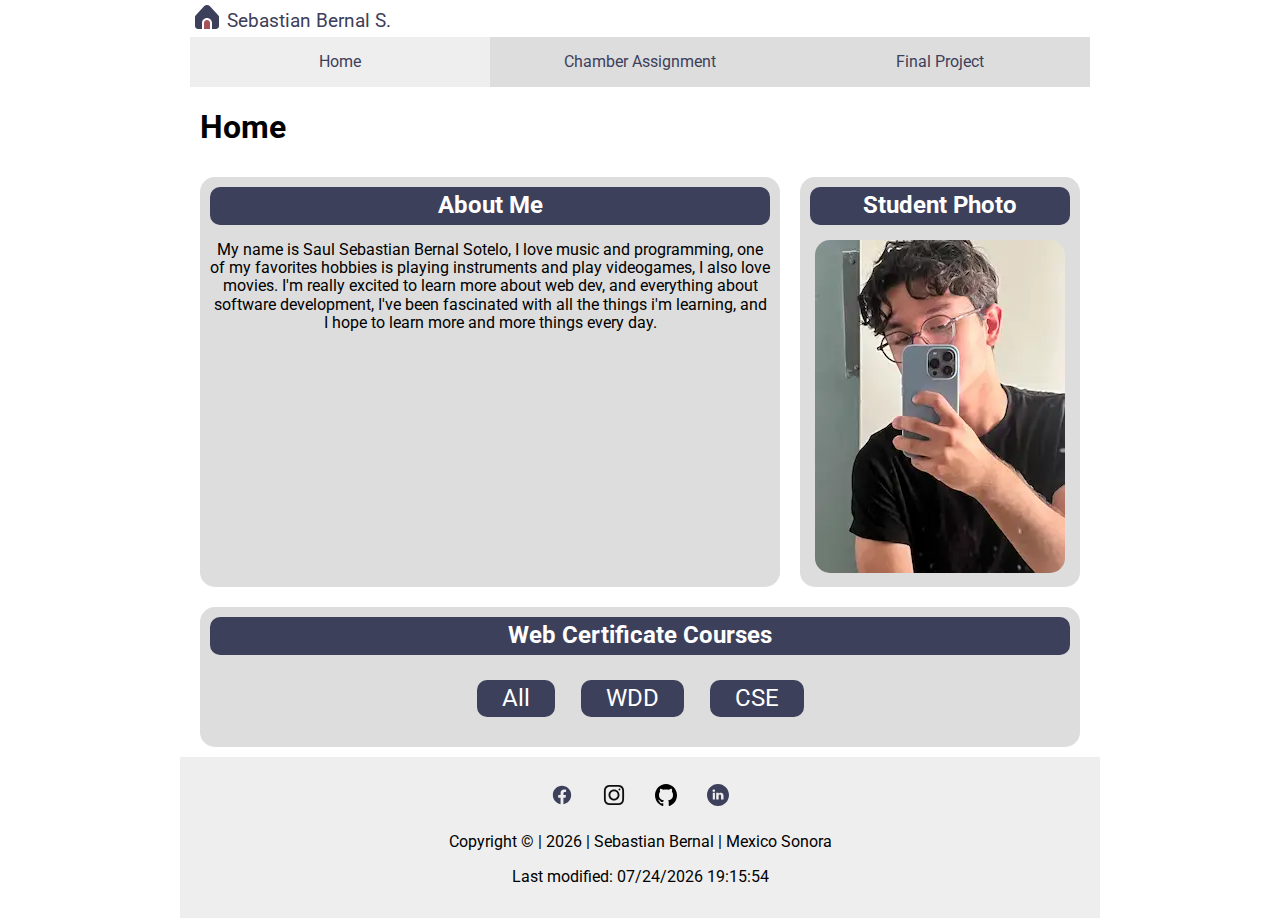
<file: index.html>
<!DOCTYPE html>
<html lang="en">

<head>
    <meta charset="UTF-8">
    <meta name="viewport" content="width=device-width, initial-scale=1.0">
    <meta name="description" content="Explore my page and see my interest, projects, and courses I completed">
    <meta name="author" content="Saul Sebastian Bernal Sotelo">
    <title>index</title>
    <link rel="stylesheet" href="styles/normalize.css">
    <link rel="stylesheet" href="styles/base.css">
    <link rel="stylesheet" href="styles/larger.css">
    <script src="scripts/navigation.js" defer></script>
    <script src="scripts/date.js" defer></script>
    <script src="scripts/course-list-array.js" defer></script>
    <link rel="preconnect" href="https://fonts.googleapis.com">
    <link rel="preconnect" href="https://fonts.gstatic.com" crossorigin>
    <link href="https://fonts.googleapis.com/css2?family=Arimo:ital,wght@0,400..700;1,400..700&family=Bebas+Neue&family=Roboto:ital,wght@0,100..900;1,100..900&display=swap" rel="stylesheet">
    <!--This is a CDN css option, It can minimize the page and its for optimization-->
    <!--<link rel="stylesheet" href="https://cdnjs.cloudflare.com/ajax/libs/normalize/8.0.1/normalize.min.css">-->
</head>

<body>
    <header>
        <img src="images/home.svg" alt="site logo" width="512" height="512">
        <span>Sebastian Bernal S.</span>
        <button id="ham-button" class="hamburger" aria-label="navigation"></button>
    </header>
    <nav id="nav-bar" class="navigation">
        <ul>
            <li class="current"><a href="#">Home</a></li>
            <li><a href="#">Chamber Assignment</a></li>
            <li><a href="#">Final Project</a></li>
        </ul>
    </nav>
    <main>
        <h1>Home</h1>
        <div class="sections-grid">
            <section>
                <h2>About Me</h2>
                <p>
                    My name is Saul Sebastian Bernal Sotelo, I love music and programming, one of my favorites hobbies is playing instruments and play videogames, I also love movies.
                    I'm really excited to learn more about web dev, and everything about software development, I've been fascinated with all the things i'm learning, and I hope to learn more and more things every day.
                </p>
            </section>
            <section>
                <h2>Student Photo</h2>
                <img src="images/my-photo.webp" alt="myphoto">
            </section>
        </div>
        <section class="certificates">
            <h2>Web Certificate Courses</h2>
            <div class="options">
                <button>All</button>
                <button>WDD</button>
                <button>CSE</button>
            </div>
            <div id="coursesContainer"></div>
        </section>
    </main>
    <footer>
        <div class="social">
            <a href="https://www.facebook.com/share/17jt6BYXtF/" target="_blank"><img src="images/facebook-svgrepo-com.svg" alt="Facebook" width="16" height="16"></a>
            <a href="https://www.instagram.com/seb_sso?utm_source=qr&igsh=MWpoc2NlbDN0ejM3bA==" target="_blank"><img src="images/instagram-svgrepo-com.svg" alt="Instagram" width="16" height="16"></a>
            <a href="https://github.com/sebasss18" target="_blank"><img src="images/github-142-svgrepo-com.svg" alt="Github" width="16" height="16"></a>
            <a href="https://www.linkedin.com/in/sebastian-bernal-sotelo-406037339/" target="_blank"><img src="images/linkedin-round-svgrepo-com.svg" alt="Linkedin" width="16" height="16"></a>
        </div>
        <p>Copyright &copy; | <span id="currentYear"></span> | Sebastian Bernal | Mexico Sonora</p>
        <p><span id="lastModified"></span></p>
    </footer>
</body>

</html>
</file>
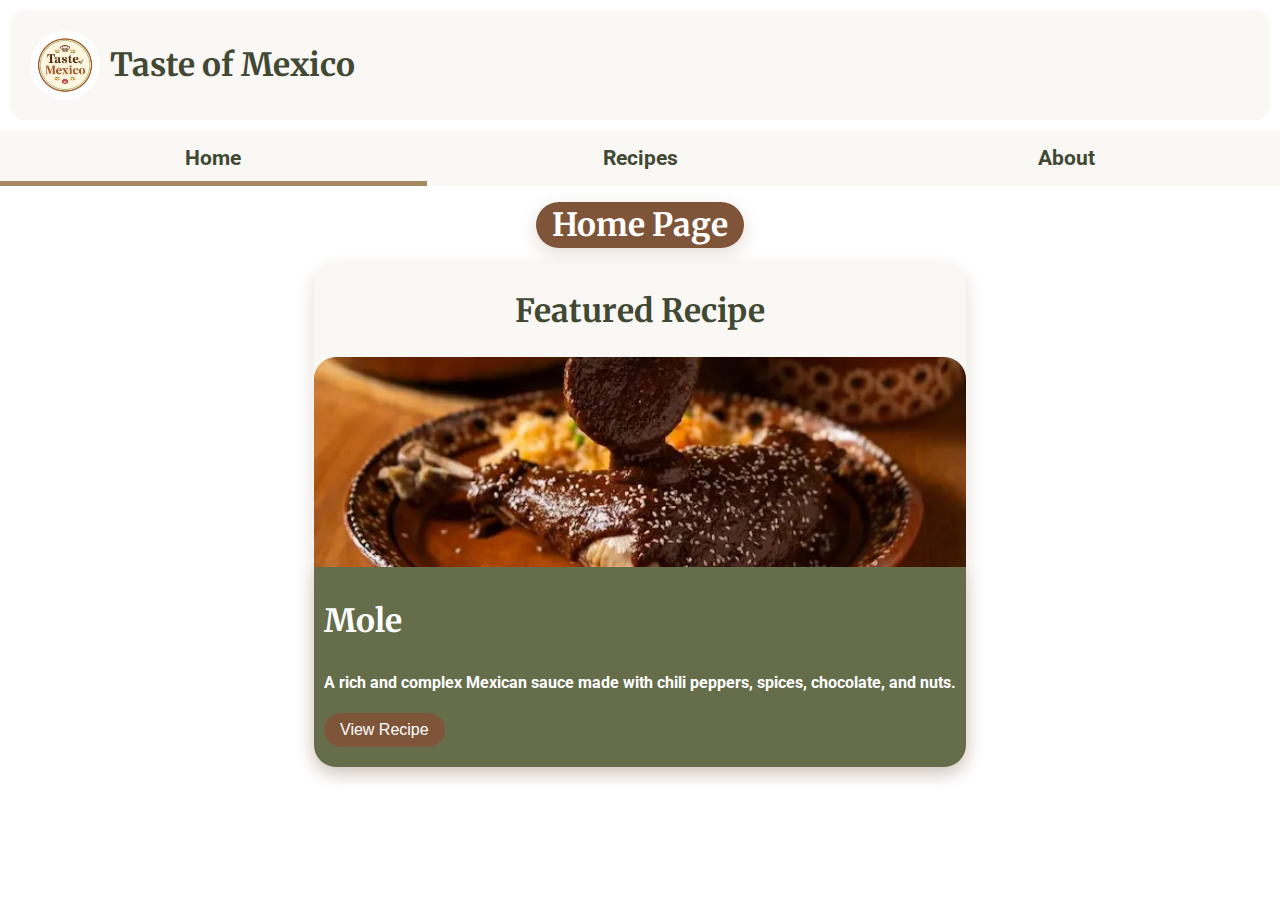
<file: Project/index.html>
<!DOCTYPE html>
<html lang="en">
<head>
    <meta charset="UTF-8">
    <meta name="viewport" content="width=device-width, initial-scale=1.0">
    <meta name="description" content="Taste of Mexico is a traditional Mexican food recipe website featuring authentic dishes, classic ingredients, and the true flavors of Mexico.">
    <meta name="author" content="Saul Sebastian Bernal Sotelo">
    <!-- FONT TEXT -->
    <link rel="preconnect" href="https://fonts.googleapis.com">
    <link rel="preconnect" href="https://fonts.gstatic.com" crossorigin>
    <link href="https://fonts.googleapis.com/css2?family=Arimo:ital,wght@0,400..700;1,400..700&family=Bebas+Neue&family=Roboto:ital,wght@0,100..900;1,100..900&display=swap" rel="stylesheet">
    <!-- FONT HEADINGS -->
    <link rel="preconnect" href="https://fonts.googleapis.com">
    <link rel="preconnect" href="https://fonts.gstatic.com" crossorigin>
    <link href="https://fonts.googleapis.com/css2?family=Arimo:ital,wght@0,400..700;1,400..700&family=Bebas+Neue&family=Josefin+Sans:ital,wght@0,100..700;1,100..700&family=Merriweather:ital,opsz,wght@0,18..144,300..900;1,18..144,300..900&family=Playfair+Display:ital,wght@0,400..900;1,400..900&family=Roboto:ital,wght@0,100..900;1,100..900&display=swap" rel="stylesheet">
    <!-- TITLE -->
    <title>Taste of Mexico on your table</title>
    <!-- CSS FILES -->
    <link rel="stylesheet" href="styles/base.css">
    <link rel="stylesheet" href="styles/large.css">
    <!-- JAVA SCRIPT FILES -->
    <script src="scripts/navigation.js" defer></script>
    <script src="scripts/featured-recipe.js" defer></script>
</head>
<body>
    <header>
        <img src="images/site-logo.svg" alt="site logo" width="50" height="50">
        <span>Taste of Mexico</span>
        <button id="ham-button" class="hamburger" aria-label="Open main menu"></button>
    </header>
    <nav class="navigation">
        <ul>
            <li class="current"><a href="#">Home</a></li>
            <li><a href="#">Recipes</a></li>
            <li><a href="#">About</a></li>
        </ul>
    </nav>
    <main class="home-page">
        <h1>Home Page</h1>
        <section class="featured-card">
            <h2>Featured Recipe</h2>
            <div class="featured-recipe"></div>
        </section>
    </main>
</body>
</html>
</file>
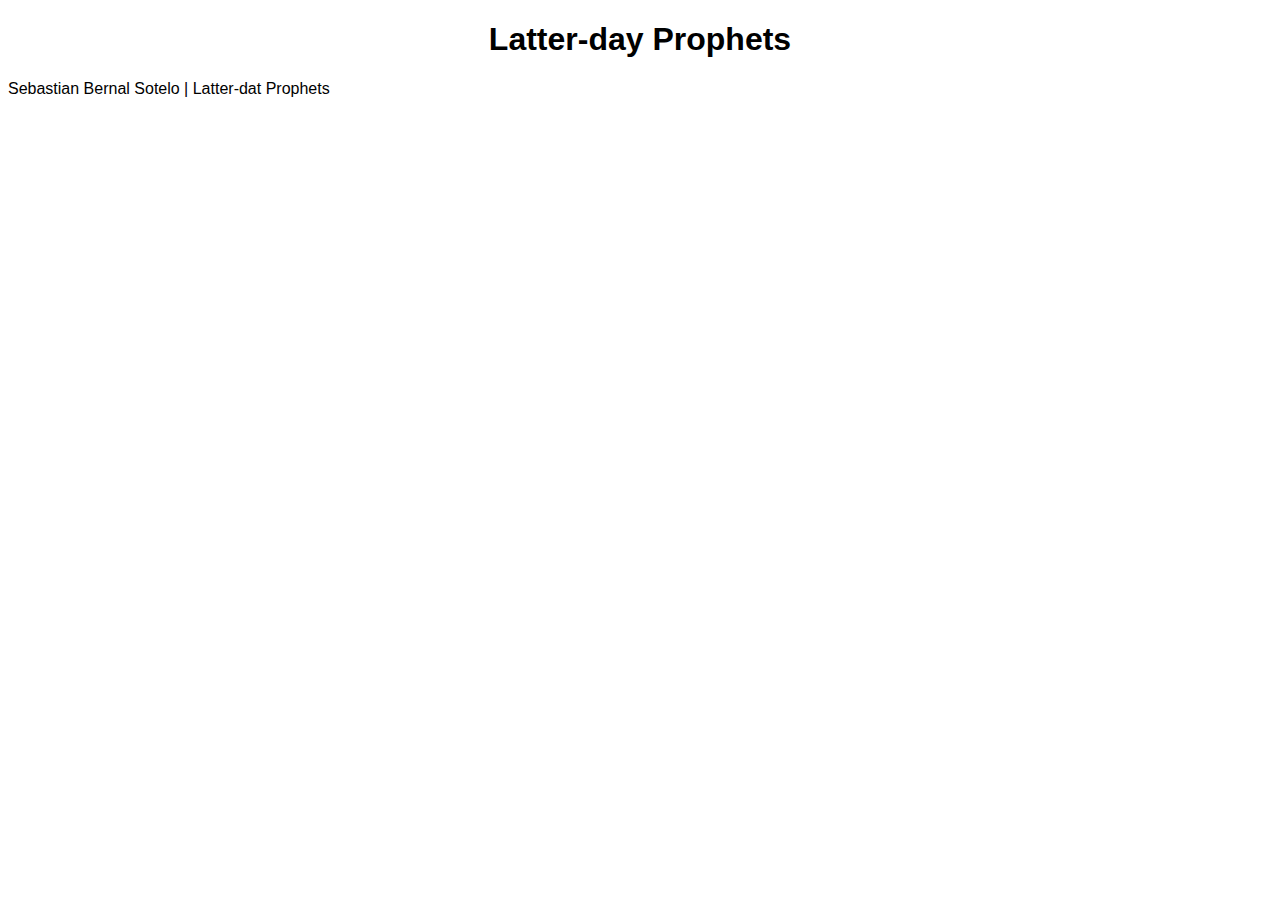
<file: prophets.html>
<!DOCTYPE html>
<html lang="en">
<head>
    <meta charset="UTF-8">
    <meta name="viewport" content="width=device-width, initial-scale=1.0">
    <title>Prophets</title>
    <script src="scripts/prophets.js" defer></script>
    <link rel="stylesheet" href="styles/prophets.css">
</head>
<body>
    <header>
        <h1>Latter-day Prophets</h1>
    </header>
    <main>
        <div id="cards"></div>
        <h2></h2>
    </main>
    <footer>Sebastian Bernal Sotelo | Latter-dat Prophets</footer>
</body>
</html>
</file>
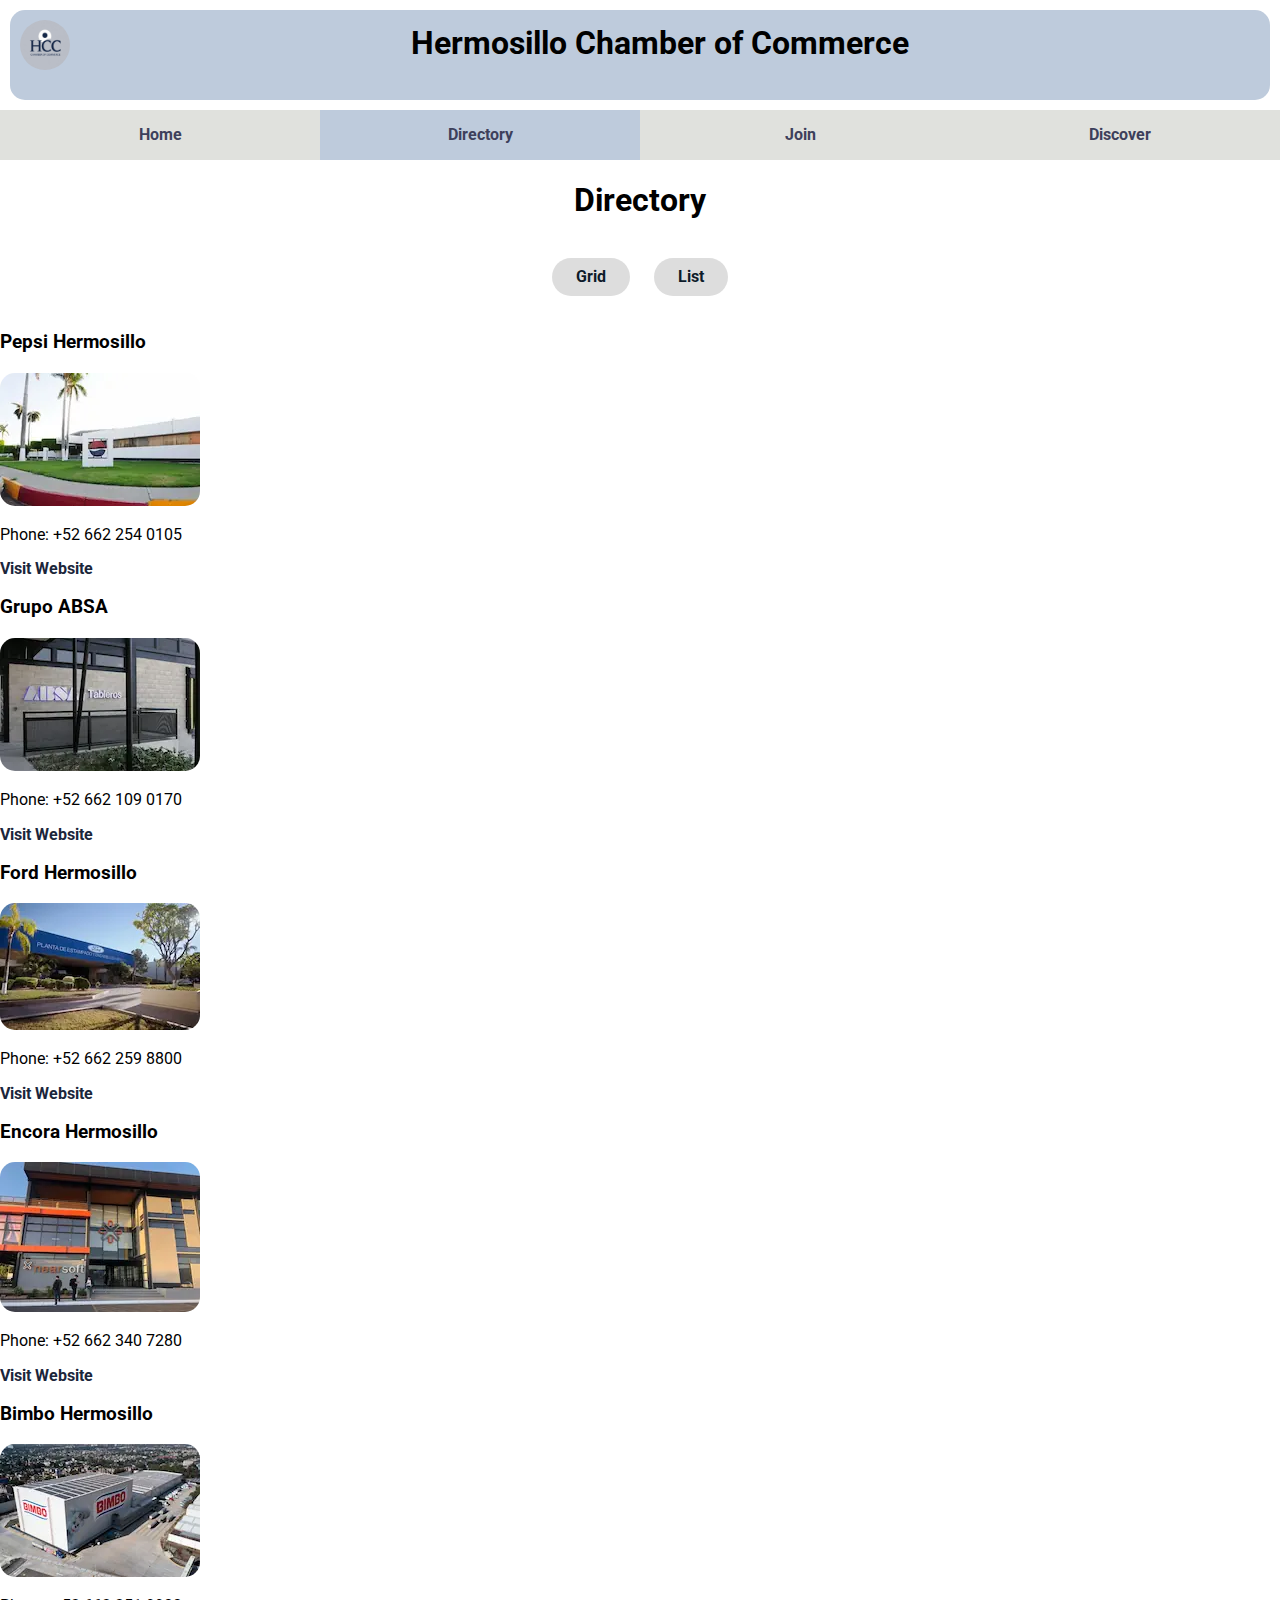
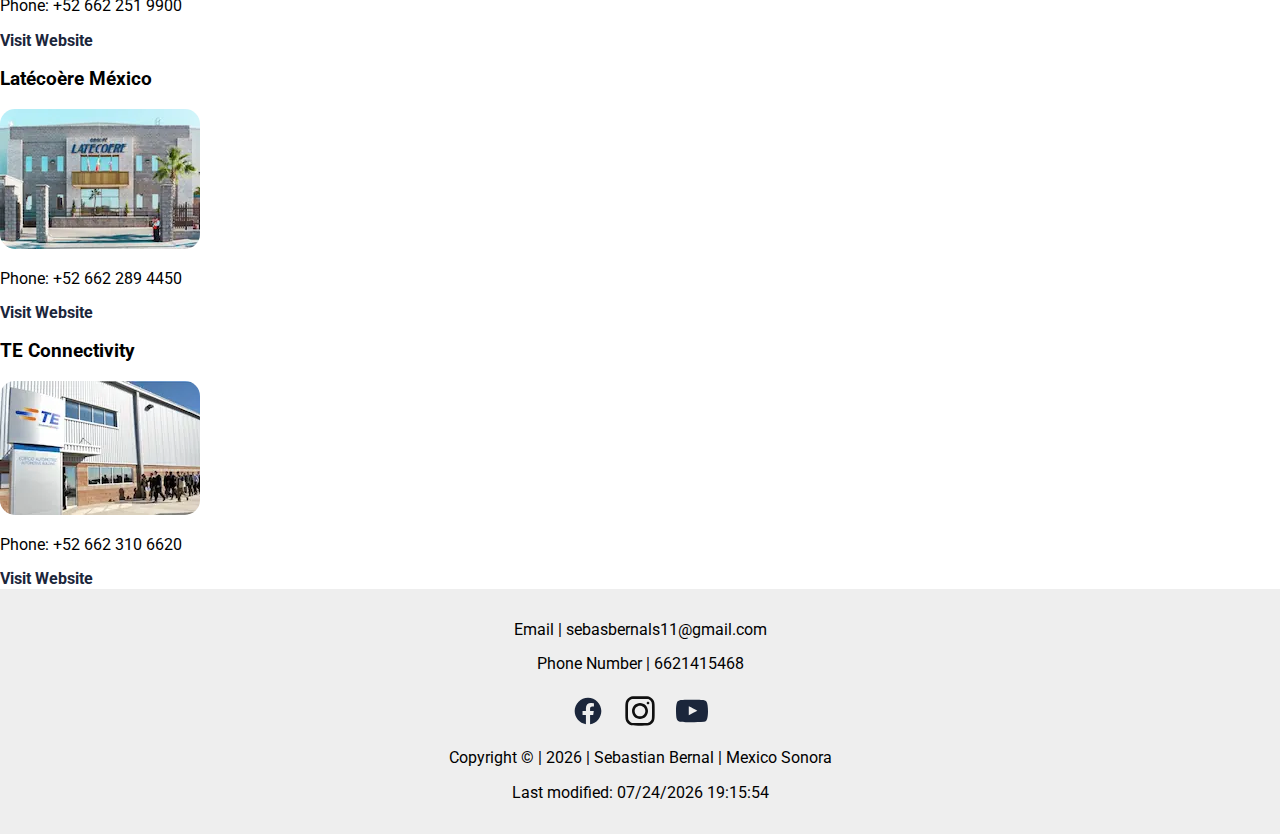
<file: chamber/directory.html>
<!DOCTYPE html>
<html lang="en">
<head>
    <meta charset="UTF-8">
    <meta name="viewport" content="width=device-width, initial-scale=1.0">
    <title>Hermosillo Chamber Directory</title>
    <meta name="title" content="Hermosillo Chamber Directory">
    <meta name="description" content="The home page will contain some attention grabbing information along with community information, weather, calls to action, and business spotlights.">
    <meta name="author" content="Saul Sebastian Bernal Sotelo">
    <!--Favicon-->
    <link rel="icon" href="images/favicon.ico">
    <!--Scripts-->
    <script src="scripts/date.js" defer></script>
    <script src="scripts/navigation.js" defer></script>
    <script src="scripts/display-companies.js" defer></script>
    <!--Styles links-->
    <link rel="stylesheet" href="styles/normalize.css">
    <link rel="stylesheet" href="styles/base.css">
    <link rel="stylesheet" href="styles/large.css">
    <!--Media Meta Tags-->
    <meta property="og:title" content="Chamber of Commerce">
    <meta property="og:description" content="A modern Chamber of Commerce directory connecting businesses, organizations, and professionals to grow networks and opportunities">
    <meta property="og:image" content="https://sebasss18.github.io/wdd231/chamber/images/logo-image.webp">
    <meta property="og:url" content="https://sebasss18.github.io/wdd231/chamber/directory.html">
    <!--Font-->
    <link rel="preconnect" href="https://fonts.googleapis.com">
    <link rel="preconnect" href="https://fonts.gstatic.com" crossorigin>
    <link href="https://fonts.googleapis.com/css2?family=Arimo:ital,wght@0,400..700;1,400..700&family=Bebas+Neue&family=Josefin+Sans:ital,wght@0,100..700;1,100..700&family=Roboto:ital,wght@0,100..900;1,100..900&display=swap" rel="stylesheet">
</head>
<body>
    <header>
        <img src="images/logo.svg" alt="site logo" width="512" height="512">
        <span>Hermosillo Chamber of Commerce</span>
        <button id="ham-button" class="hamburger" aria-label="Open main menu"></button>
    </header>
    <nav class="navigation">
        <ul>
            <li><a href="#">Home</a></li>
            <li class="current"><a href="#">Directory</a></li>
            <li><a href="#">Join</a></li>
            <li><a href="#">Discover</a></li>
        </ul>
    </nav>
    <main>
        <h1>Directory</h1>
        <div class="menu">
            <button id="grid" aria-label="Show members as grid">Grid</button>
            <button id="list" aria-label="Show members as list">List</button>
        </div>
        <article class="cards"></article>
    </main>
    <footer>
        <p>Email | sebasbernals11@gmail.com</p>
        <p>Phone Number | 6621415468</p>
        <div class="social">
            <a href="https://www.facebook.com/share/17jt6BYXtF/" target="_blank"><img src="images/facebook-svgrepo-com.svg" alt="Facebook" width="25" height="25"></a>
            <a href="https://www.instagram.com/seb_sso?utm_source=qr&igsh=MWpoc2NlbDN0ejM3bA==" target="_blank"><img src="images/instagram-svgrepo-com.svg" alt="Instagram" width="25" height="25"></a>
            <a href="#" target="_blank"><img src="images/youtube-168-svgrepo-com.svg" alt="Youtube" width="25" height="25"></a>
        </div>
        <p>Copyright &copy; | <span id="currentYear"></span> | Sebastian Bernal | Mexico Sonora</p>
        <p><span id="lastModified"></span></p>
    </footer>
</body>
</html>
</file>
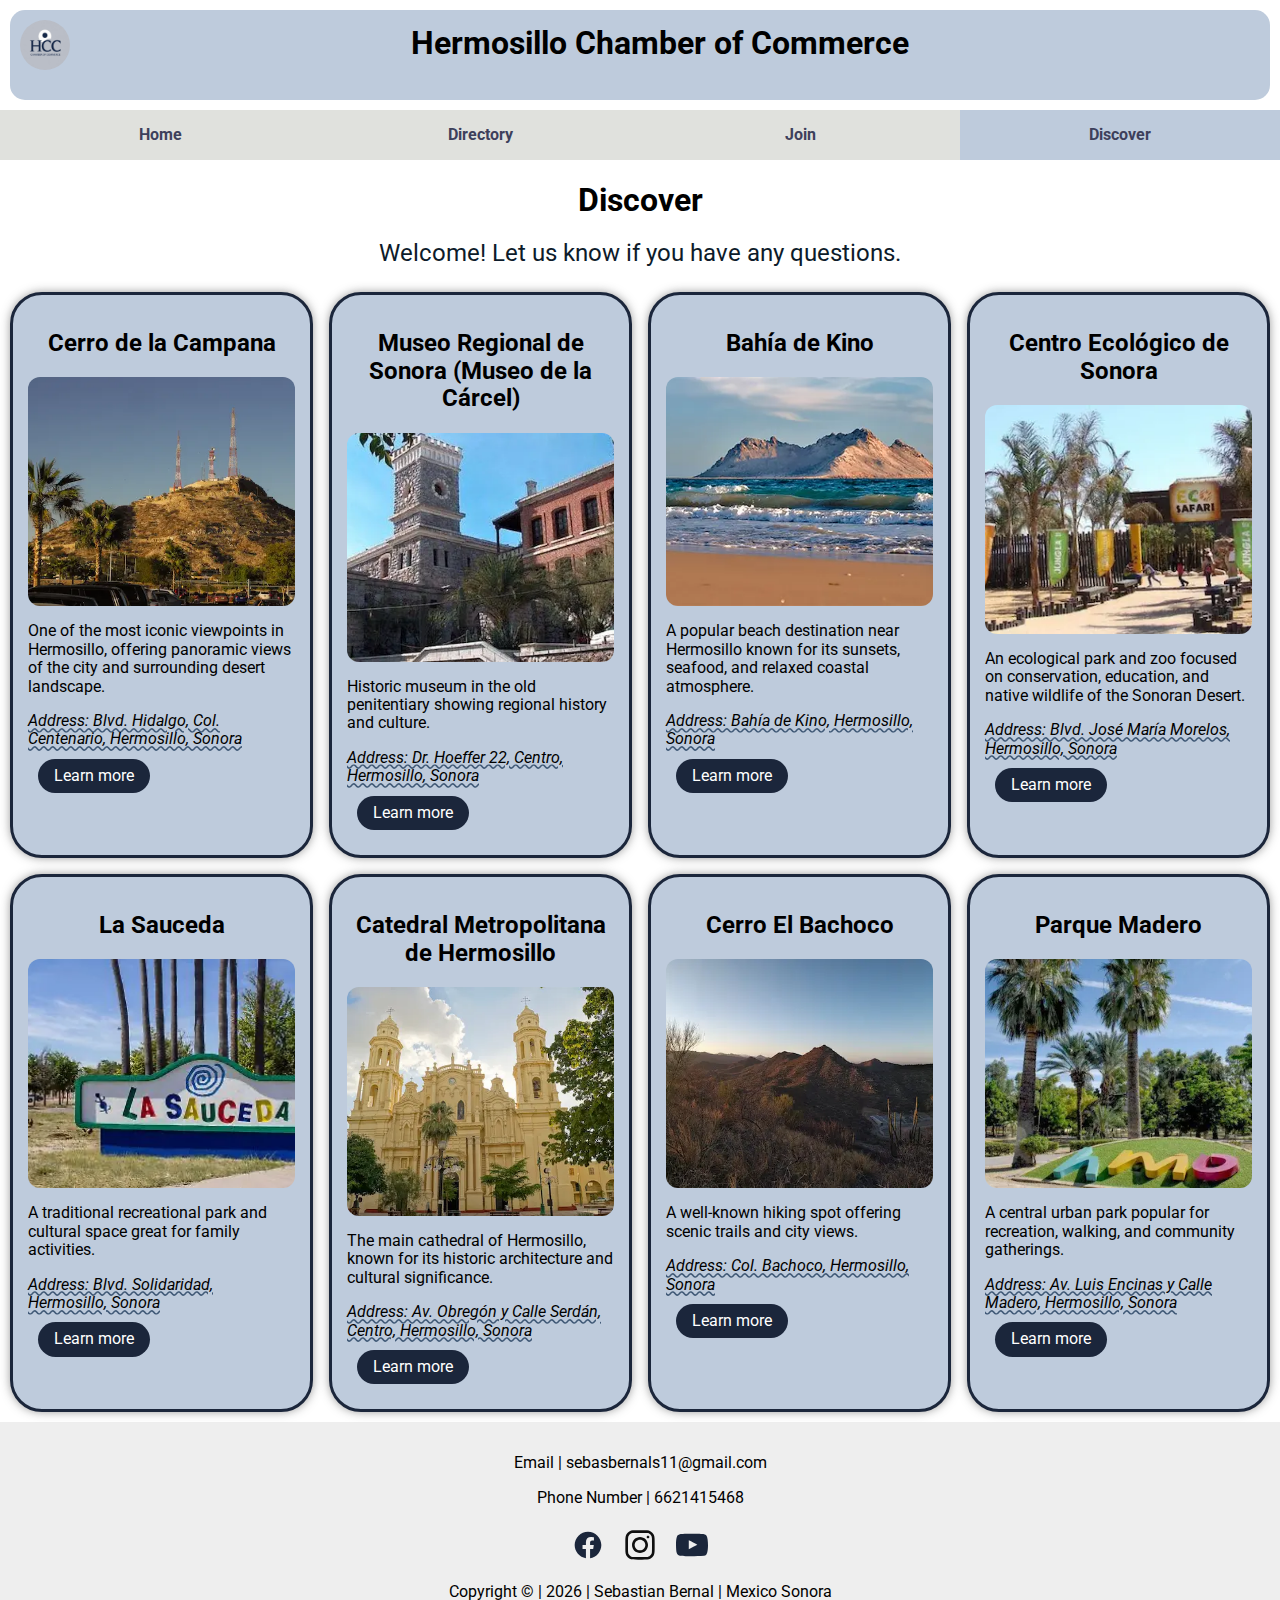
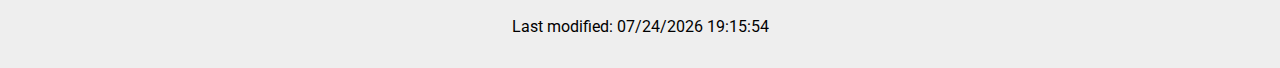
<file: chamber/discover.html>
<!DOCTYPE html>
<html lang="en">
<head>
    <meta charset="UTF-8">
    <meta name="viewport" content="width=device-width, initial-scale=1.0">
    <title>Hermosillo Chamber Discover Page</title>
    <meta name="title" content="Hermosillo Chamber Discover Page">
    <meta name="description" content="Explore iconic places, cultural landmarks, and hidden gems in Hermosillo, Sonora. Discover history, attractions, and must-visit spots in the city.">
    <meta name="author" content="Saul Sebastian Bernal Sotelo">
    <!--Favicon-->
    <link rel="icon" href="images/favicon.ico">
    <!--Scripts-->
    <script src="scripts/date.js" defer></script>
    <script src="scripts/navigation.js" defer></script>
    <script src="scripts/last-visit-message.js" defer></script>
    <script type="module" src="scripts/discover.js"></script>
    <!--Styles links-->
    <link rel="stylesheet" href="styles/normalize.css">
    <link rel="stylesheet" href="styles/base.css">
    <link rel="stylesheet" href="styles/medium.css">
    <link rel="stylesheet" href="styles/large.css">
    <!--Media Meta Tags-->
    <meta property="og:title" content="Discover Iconic Places in Hermosillo, Sonora">
    <meta property="og:description" content="Explore the most iconic sites of Hermosillo, Sonora. Discover culture, history, and must-see places.">
    <meta property="og:image" content="https://sebasss18.github.io/wdd231/chamber/images/logo-image.webp">
    <meta property="og:url" content="https://sebasss18.github.io/wdd231/chamber/directory.html">
    <!--Font-->
    <link rel="preconnect" href="https://fonts.googleapis.com">
    <link rel="preconnect" href="https://fonts.gstatic.com" crossorigin>
    <link href="https://fonts.googleapis.com/css2?family=Arimo:ital,wght@0,400..700;1,400..700&family=Bebas+Neue&family=Josefin+Sans:ital,wght@0,100..700;1,100..700&family=Roboto:ital,wght@0,100..900;1,100..900&display=swap" rel="stylesheet">
</head>
<body>
    <header>
        <img src="images/logo.svg" alt="site logo" width="512" height="512">
        <span>Hermosillo Chamber of Commerce</span>
        <button id="ham-button" class="hamburger" aria-label="Open main menu"></button>
    </header>
    <nav class="navigation">
        <ul>
            <li><a href="index.html">Home</a></li>
            <li><a href="directory.html">Directory</a></li>
            <li><a href="join.html">Join</a></li>
            <li class="current"><a href="#">Discover</a></li>
        </ul>
    </nav>

    <main id="discover-page">
        <h1>Discover</h1>
        <div id="lastVisitMessage"></div>
        <section class="place-cards"></section>
    </main>

    <footer>
        <p>Email | sebasbernals11@gmail.com</p>
        <p>Phone Number | 6621415468</p>
        <div class="social">
            <a href="https://www.facebook.com/share/17jt6BYXtF/" target="_blank"><img src="images/facebook-svgrepo-com.svg" alt="Facebook" width="25" height="25"></a>
            <a href="https://www.instagram.com/seb_sso?utm_source=qr&igsh=MWpoc2NlbDN0ejM3bA==" target="_blank"><img src="images/instagram-svgrepo-com.svg" alt="Instagram" width="25" height="25"></a>
            <a href="#" target="_blank"><img src="images/youtube-168-svgrepo-com.svg" alt="Youtube" width="25" height="25"></a>
        </div>
        <p>Copyright &copy; | <span id="currentYear"></span> | Sebastian Bernal | Mexico Sonora</p>
        <p><span id="lastModified"></span></p>
    </footer>
</body>
</html>
</file>
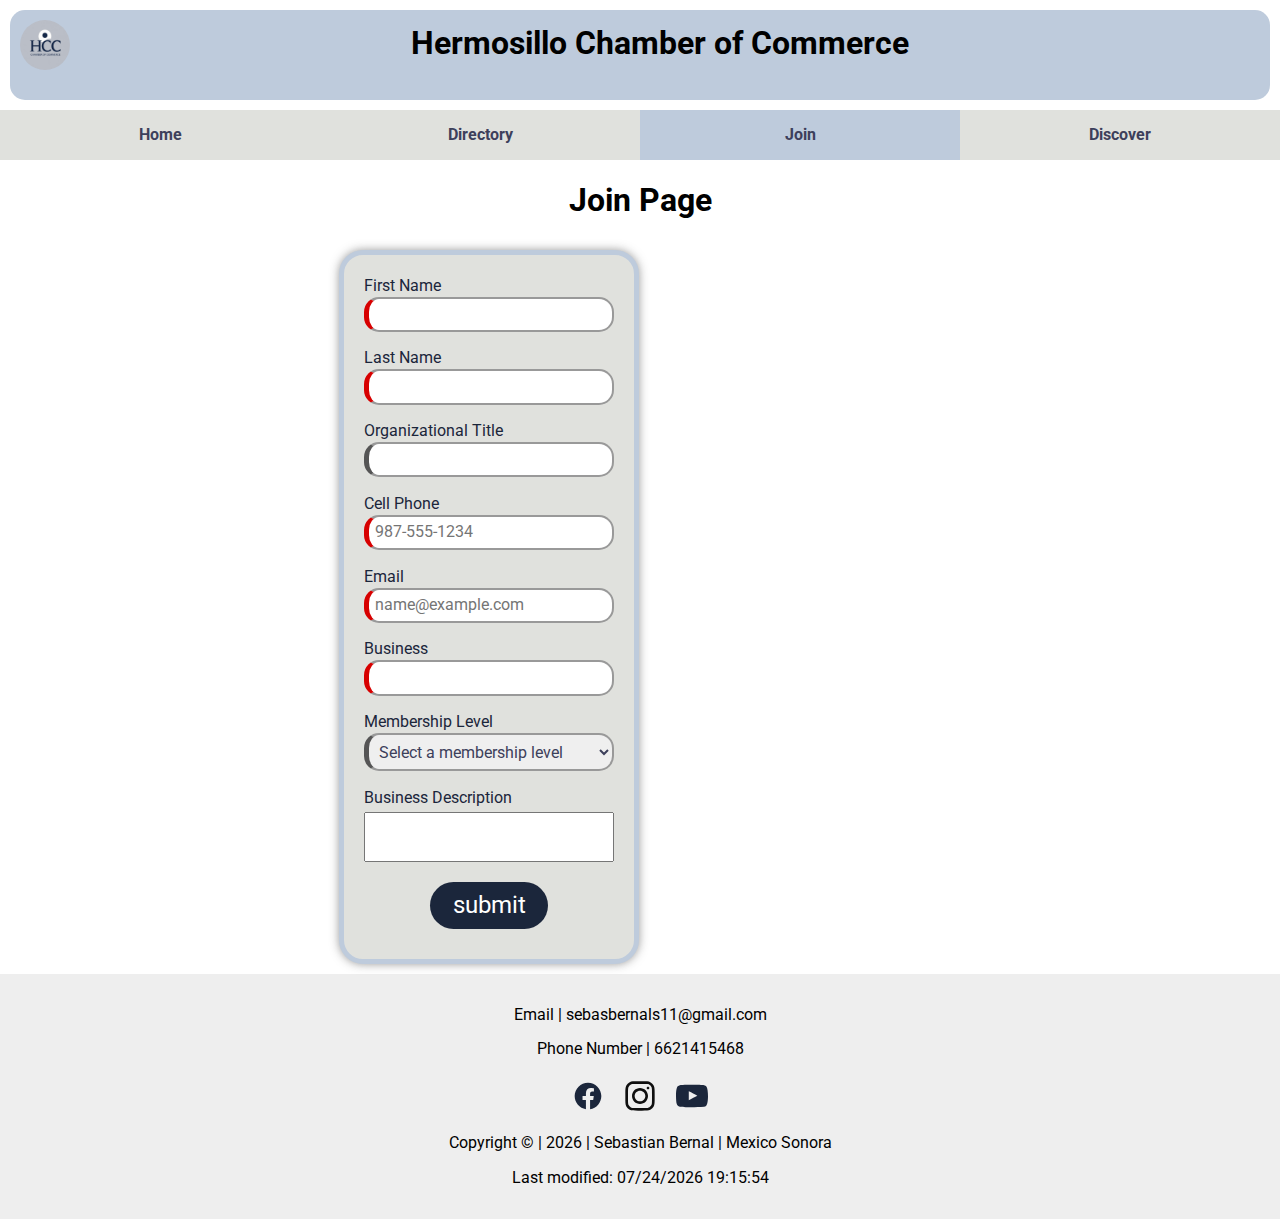
<file: chamber/join.html>
<!DOCTYPE html>
<html lang="en">
<head>
    <meta charset="UTF-8">
    <meta name="viewport" content="width=device-width, initial-scale=1.0">
    <title>Hermosillo Chamber Join Page</title>
    <meta name="title" content="Hermosillo Chamber Home Page">
    <meta name="description" content="The home page will contain some attention grabbing information along with community information, weather, calls to action, and business spotlights.">
    <meta name="author" content="Saul Sebastian Bernal Sotelo">
    <!--Favicon-->
    <link rel="icon" href="images/favicon.ico">
    <!--Scripts-->
    <script src="scripts/date.js" defer></script>
    <script src="scripts/navigation.js" defer></script>
    <script src="scripts/modal.js" defer></script>
    <!--Styles links-->
    <link rel="stylesheet" href="styles/normalize.css">
    <link rel="stylesheet" href="styles/base.css">
    <link rel="stylesheet" href="styles/large.css">
    <!--Media Meta Tags-->
    <meta property="og:title" content="Chamber of Commerce">
    <meta property="og:description" content="A modern Chamber of Commerce directory connecting businesses, organizations, and professionals to grow networks and opportunities">
    <meta property="og:image" content="https://sebasss18.github.io/wdd231/chamber/images/logo-image.webp">
    <meta property="og:url" content="https://sebasss18.github.io/wdd231/chamber/directory.html">
    <!--Font-->
    <link rel="preconnect" href="https://fonts.googleapis.com">
    <link rel="preconnect" href="https://fonts.gstatic.com" crossorigin>
    <link href="https://fonts.googleapis.com/css2?family=Arimo:ital,wght@0,400..700;1,400..700&family=Bebas+Neue&family=Josefin+Sans:ital,wght@0,100..700;1,100..700&family=Roboto:ital,wght@0,100..900;1,100..900&display=swap" rel="stylesheet">
</head>
<body>
    <header>
        <img src="images/logo.svg" alt="site logo" width="512" height="512">
        <span>Hermosillo Chamber of Commerce</span>
        <button id="ham-button" class="hamburger" aria-label="Open main menu"></button>
    </header>
    <nav class="navigation">
        <ul>
            <li><a href="index.html">Home</a></li>
            <li><a href="directory.html">Directory</a></li>
            <li class="current"><a href="#">Join</a></li>
            <li><a href="#">Discover</a></li>
        </ul>
    </nav>
        <main id="join-page">
            <h1>Join Page</h1>
            <div class="grid-display">
                <div class="join">
                    <form class="join-form" method="get" action="thankyou.html">
                    <label>First Name <input type="text" name="first" required autocomplete="given-name" title="Your First Name"></label>
                        <label>Last Name <input type="text" name="last" required autocomplete="family-name" title="Your Last Name"></label>
                        <label>Organizational Title <input type="text" name="organization-title" title="Applicant's organizational title" autocomplete="organization-title" pattern="[a-zA-Z\- ]{7,}"></label>
                        <label>Cell Phone <input type="tel" name="phone"  required autocomplete="tel" title="A Phone Number with dashes" placeholder="987-555-1234" ></label>
                        <label>Email <input type="email" name="email" required placeholder="name@example.com"  title="Your Email" autocomplete="email"></label>
                        <label>Business <input type="text" required autocomplete="organization" name="organization" title="Business or organization name" ></label>

                        <label>Membership Level
                        <select name="membership" required>
                            <option value="">Select a membership level</option>
                            <option value="np-membership">Non Profit Organizations</option>
                            <option value="bronze-membership">Bronze Membership</option>
                            <option value="silver-membership">Silver Membership</option>
                            <option value="gold-membership">Gold Membership</option>
                        </select>
                        </label>
                        <label>Business Description <textarea name="description" title="Business or organization description" rows="4" cols="30"></textarea></label>
                        <input type="hidden" name="timestamp" id="timestamp">
                        <input type="submit" value="submit">
                    </form>
                </div>
                <div class="membership-cards">
                    <article class="card-np">
                        <h2>NP Membership</h2>
                        <button data-level="NP">Learn More</button>
                    </article>
                    
                    <article class="card-bronze">
                        <h2>Bronze Membership</h2>
                        <button data-level="Bronze">Learn More</button>
                    </article>
                    
                    <article class="card-silver">
                        <h2>Silver Membership</h2>
                        <button data-level="Silver">Learn More</button>
                    </article>
                    
                    <article class="card-gold">
                        <h2>Gold Membership</h2>
                        <button data-level="Gold">Learn More</button>
                    </article>
                </div>
            </div>
        </main>
        <footer>
            <p>Email | sebasbernals11@gmail.com</p>
            <p>Phone Number | 6621415468</p>
            <div class="social">
                <a href="https://www.facebook.com/share/17jt6BYXtF/" target="_blank"><img src="images/facebook-svgrepo-com.svg" alt="Facebook" width="25" height="25"></a>
                <a href="https://www.instagram.com/seb_sso?utm_source=qr&igsh=MWpoc2NlbDN0ejM3bA==" target="_blank"><img src="images/instagram-svgrepo-com.svg" alt="Instagram" width="25" height="25"></a>
                <a href="#" target="_blank"><img src="images/youtube-168-svgrepo-com.svg" alt="Youtube" width="25" height="25"></a>
            </div>
            <p>Copyright &copy; | <span id="currentYear"></span> | Sebastian Bernal | Mexico Sonora</p>
            <p><span id="lastModified"></span></p>
        </footer>
    <dialog id="membershipModal"></dialog>
</body>
</html>
</file>
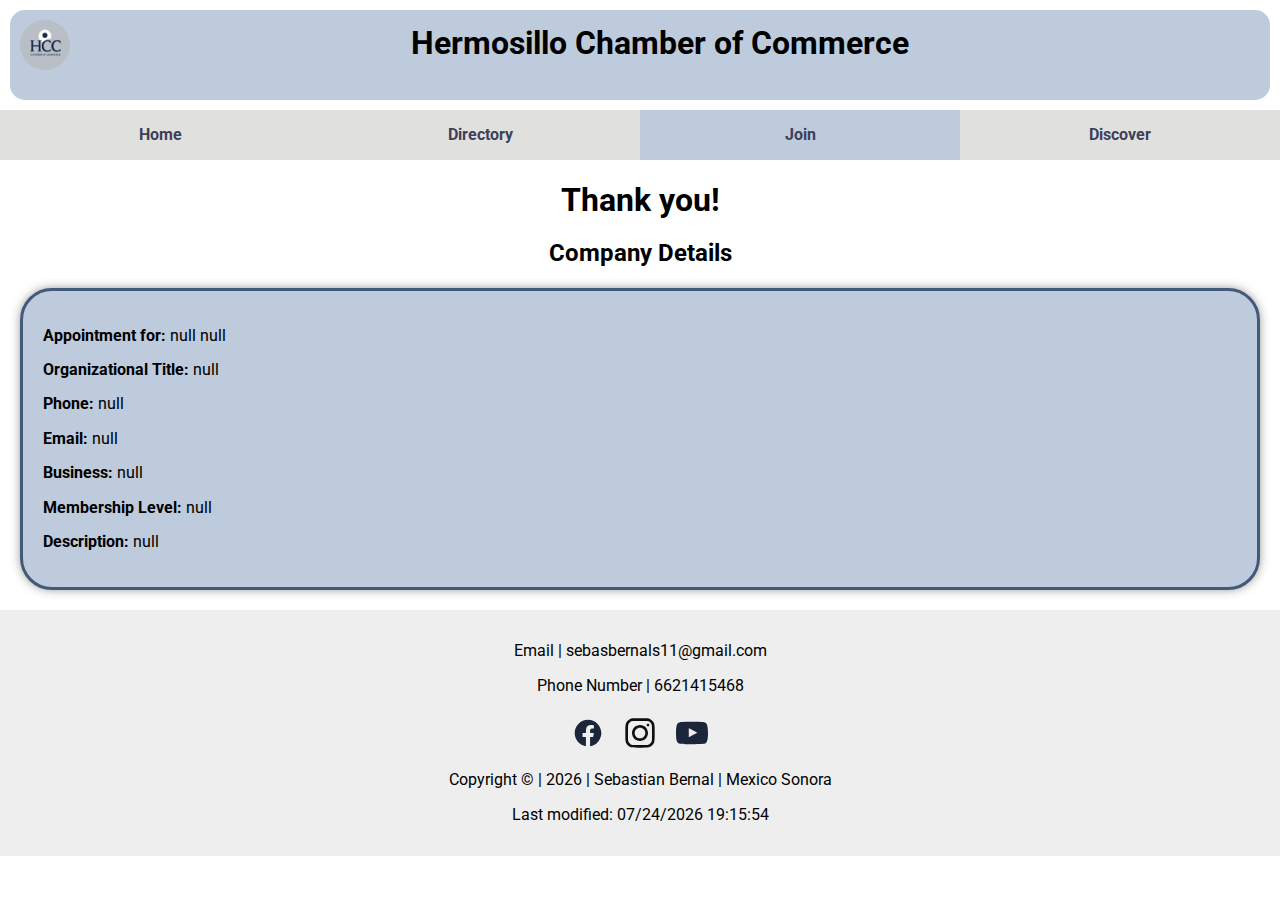
<file: chamber/thankyou.html>
<!DOCTYPE html>
<html lang="en">
<head>
    <meta charset="UTF-8">
    <meta name="viewport" content="width=device-width, initial-scale=1.0">
    <title>Hermosillo Chamber Home Page</title>
    <meta name="title" content="Hermosillo Chamber Home Page">
    <meta name="description" content="The home page will contain some attention grabbing information along with community information, weather, calls to action, and business spotlights.">
    <meta name="author" content="Saul Sebastian Bernal Sotelo">
    <!--Favicon-->
    <link rel="icon" href="images/favicon.ico">
    <!--Scripts-->
    <script src="scripts/date.js" defer></script>
    <script src="scripts/navigation.js" defer></script>
    <script src="scripts/display-form-info.js" defer></script>
    <!--Styles links-->
    <link rel="stylesheet" href="styles/normalize.css">
    <link rel="stylesheet" href="styles/base.css">
    <link rel="stylesheet" href="styles/large.css">
    <!--Media Meta Tags-->
    <meta property="og:title" content="Chamber of Commerce">
    <meta property="og:description" content="A modern Chamber of Commerce directory connecting businesses, organizations, and professionals to grow networks and opportunities">
    <meta property="og:image" content="https://sebasss18.github.io/wdd231/chamber/images/logo-image.webp">
    <meta property="og:url" content="https://sebasss18.github.io/wdd231/chamber/directory.html">
    <!--Font-->
    <link rel="preconnect" href="https://fonts.googleapis.com">
    <link rel="preconnect" href="https://fonts.gstatic.com" crossorigin>
    <link href="https://fonts.googleapis.com/css2?family=Arimo:ital,wght@0,400..700;1,400..700&family=Bebas+Neue&family=Josefin+Sans:ital,wght@0,100..700;1,100..700&family=Roboto:ital,wght@0,100..900;1,100..900&display=swap" rel="stylesheet">
</head>
<body>
    <header>
        <img src="images/logo.svg" alt="site logo" width="512" height="512">
        <span>Hermosillo Chamber of Commerce</span>
        <button id="ham-button" class="hamburger" aria-label="Open main menu"></button>
    </header>
    <nav class="navigation">
        <ul>
            <li><a href="index.html">Home</a></li>
            <li><a href="directory.html">Directory</a></li>
            <li class="current"><a href="join.html">Join</a></li>
            <li><a href="#">Discover</a></li>
        </ul>
    </nav>
    <main class="thankyou-page">
        <h1>Thank you!</h1>
        <h2>Company Details</h2>
        <div id="results"></div>
    </main>
    <footer>
        <p>Email | sebasbernals11@gmail.com</p>
        <p>Phone Number | 6621415468</p>
        <div class="social">
            <a href="https://www.facebook.com/share/17jt6BYXtF/" target="_blank"><img src="images/facebook-svgrepo-com.svg" alt="Facebook" width="25" height="25"></a>
            <a href="https://www.instagram.com/seb_sso?utm_source=qr&igsh=MWpoc2NlbDN0ejM3bA==" target="_blank"><img src="images/instagram-svgrepo-com.svg" alt="Instagram" width="25" height="25"></a>
            <a href="#" target="_blank"><img src="images/youtube-168-svgrepo-com.svg" alt="Youtube" width="25" height="25"></a>
        </div>
        <p>Copyright &copy; | <span id="currentYear"></span> | Sebastian Bernal | Mexico Sonora</p>
        <p><span id="lastModified"></span></p>
    </footer>
</body>
</html>
</file>
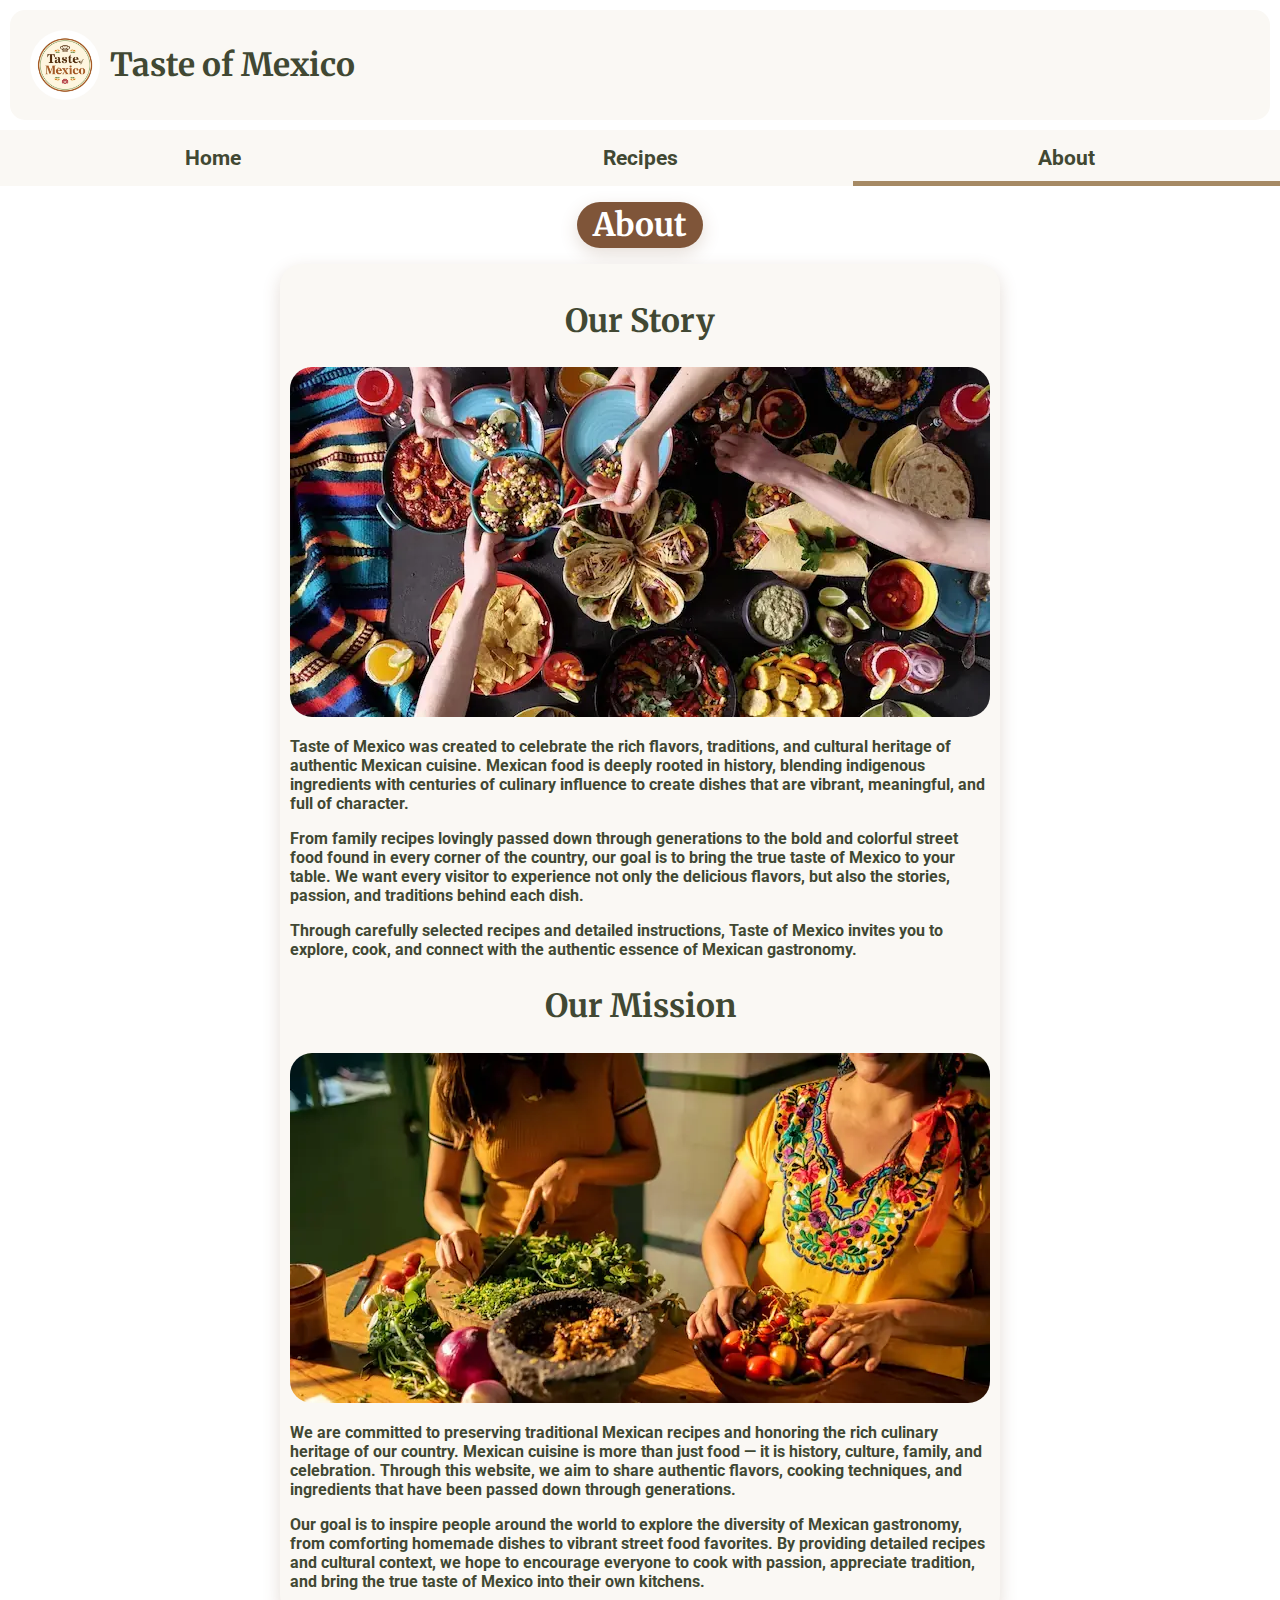
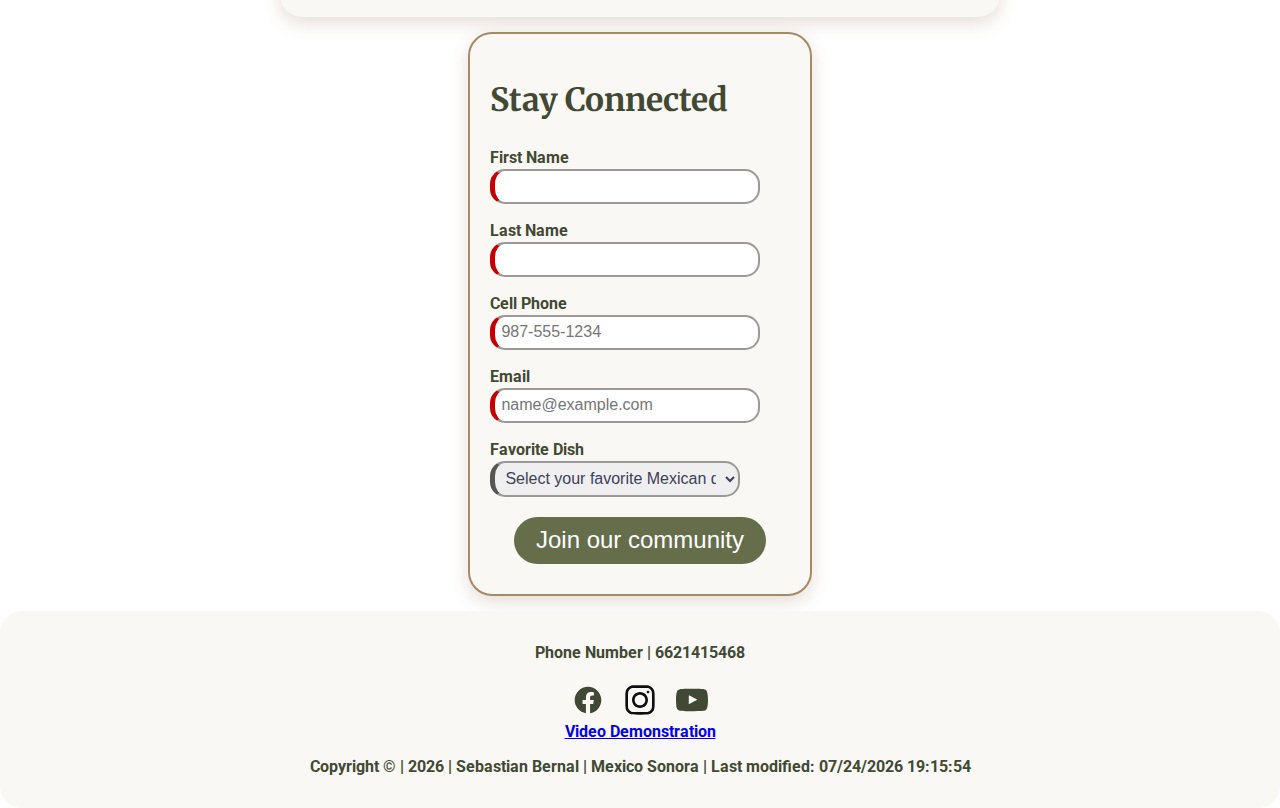
<file: Project/about.html>
<!DOCTYPE html>
<html lang="en">
<head>
    <meta charset="UTF-8">
    <meta name="viewport" content="width=device-width, initial-scale=1.0">
    <meta name="description" content="Taste of Mexico is a traditional Mexican food recipe website featuring authentic dishes, classic ingredients, and the true flavors of Mexico.">
    <meta name="author" content="Saul Sebastian Bernal Sotelo">
    <!-- FONT TEXT -->
    <link rel="preconnect" href="https://fonts.googleapis.com">
    <link rel="preconnect" href="https://fonts.gstatic.com" crossorigin>
    <link href="https://fonts.googleapis.com/css2?family=Arimo:ital,wght@0,400..700;1,400..700&family=Bebas+Neue&family=Roboto:ital,wght@0,100..900;1,100..900&display=swap" rel="stylesheet">
    <!-- FONT HEADINGS -->
    <link rel="preconnect" href="https://fonts.googleapis.com">
    <link rel="preconnect" href="https://fonts.gstatic.com" crossorigin>
    <link href="https://fonts.googleapis.com/css2?family=Arimo:ital,wght@0,400..700;1,400..700&family=Bebas+Neue&family=Josefin+Sans:ital,wght@0,100..700;1,100..700&family=Merriweather:ital,opsz,wght@0,18..144,300..900;1,18..144,300..900&family=Playfair+Display:ital,wght@0,400..900;1,400..900&family=Roboto:ital,wght@0,100..900;1,100..900&display=swap" rel="stylesheet">
    <!-- TITLE -->
    <title>Taste of Mexico on your table</title>
    <!-- CSS FILES -->
    <link rel="stylesheet" href="styles/base.css">
    <link rel="stylesheet" href="styles/large.css">
    <!-- JAVA SCRIPT FILE -->
    <script type="module" src="scripts/about.js"></script>
    <!--META TAGS-->
    <meta property="og:title" content="About Taste of Mexico | Our Story">
    <meta property="og:description" content="Learn the story behind Taste of Mexico and explore the traditions and passion that inspire our love for Mexican food.">
    <meta property="og:image" content="https://sebasss18.github.io/wdd231/Project/images/site-logo.svg">
    <meta property="og:url" content="https://sebasss18.github.io/wdd231/Project/about.html">
    <meta property="og:type" content="website">
    <!--FAVICON-->
    <link rel="icon" href="images/favicon.ico">
</head>
<body>
    <header>
        <img src="images/site-logo.svg" alt="site logo" width="50" height="50">
        <span>Taste of Mexico</span>
        <button id="ham-button" class="hamburger" aria-label="Open main menu"></button>
    </header>
    <nav class="navigation">
        <ul>
            <li><a href="index.html">Home</a></li>
            <li><a href="recipes.html">Recipes</a></li>
            <li class="current"><a href="#">About</a></li>
        </ul>
    </nav>
    <main id="about-page">
        <h1>About</h1>
        <div class="about">
            <section class="about-content">
                <h2>Our Story</h2>
                <img src="images/about-image-deco.webp" alt="Mexican Gastronomy">
                <p>
                    Taste of Mexico was created to celebrate the rich flavors, traditions,
                    and cultural heritage of authentic Mexican cuisine. Mexican food is
                    deeply rooted in history, blending indigenous ingredients with
                    centuries of culinary influence to create dishes that are vibrant,
                    meaningful, and full of character.
                </p>

                <p>
                    From family recipes lovingly passed down through generations to
                    the bold and colorful street food found in every corner of the country,
                    our goal is to bring the true taste of Mexico to your table. We want
                    every visitor to experience not only the delicious flavors, but also
                    the stories, passion, and traditions behind each dish.
                </p>

                <p>
                    Through carefully selected recipes and detailed instructions,
                    Taste of Mexico invites you to explore, cook, and connect with
                    the authentic essence of Mexican gastronomy.
                </p>
                
                <h2>Our Mission</h2>
                <img src="images/mission-image.webp" alt="People Cooking">
                <p>
                    We are committed to preserving traditional Mexican recipes and honoring the rich culinary heritage of our country. Mexican cuisine is more than just food — it is history, culture, family, and celebration. Through this website, we aim to share authentic flavors, cooking techniques, and ingredients that have been passed down through generations.
                </p>

                <p>
                    Our goal is to inspire people around the world to explore the diversity of Mexican gastronomy, from comforting homemade dishes to vibrant street food favorites. By providing detailed recipes and cultural context, we hope to encourage everyone to cook with passion, appreciate tradition, and bring the true taste of Mexico into their own kitchens.
                </p>
            </section>
            <form class="about-form" method="get" action="thankyou.html">
                        <h2>Stay Connected</h2>
                        <label>First Name <input type="text" name="first" required autocomplete="given-name" title="Your First Name"></label>
                        <label>Last Name <input type="text" name="last" required autocomplete="family-name" title="Your Last Name"></label>                
                        <label>Cell Phone <input type="tel" name="phone"  required autocomplete="tel" title="A Phone Number with dashes" placeholder="987-555-1234" ></label>
                        <label>Email <input type="email" name="email" required placeholder="name@example.com"  title="Your Email" autocomplete="email"></label>
                        <label>Favorite Dish
                
                        <select name="dish" required>
                            <option value="">Select your favorite Mexican dish</option>
                            <option value="Mole">Mole</option>
                            <option value="Tacos al Pastor">Tacos al Pastor</option>
                            <option value="Chiles Rellenos">Chiles Rellenos</option>
                            <option value="Pozole">Pozole</option>
                            <option value="Tamales">Tamales</option>
                            <option value="Enchiladas">Enchiladas</option>
                            <option value="Guacamole">Guacamole</option>
                            <option value="Quesadillas">Quesadillas</option>
                            <option value="Sopes">Sopes</option>
                            <option value="Tostadas">Tostadas</option>
                            <option value="Tacos Dorados">Tacos Dorados</option>
                            <option value="Carne Asada">Carne Asada</option>
                            <option value="Birria">Birria</option>
                            <option value="Barbacoa">Barbacoa</option>
                            <option value="Flautas">Flautas</option>
                        </select>
                    </label>
                    <input type="hidden" name="timestamp" id="timestamp">
                    <input type="submit" value="Join our community">
                </form>
            </div>
        </main>
    <footer>
        <p>Phone Number | 6621415468</p>
        <div class="social">
            <a href="https://www.facebook.com/share/17jt6BYXtF/" target="_blank"><img src="images/facebook-svgrepo-com.svg" alt="Facebook" width="25" height="25"></a>
            <a href="https://www.instagram.com/seb_sso?utm_source=qr&igsh=MWpoc2NlbDN0ejM3bA==" target="_blank"><img src="images/instagram-svgrepo-com.svg" alt="Instagram" width="25" height="25"></a>
            <a href="#" target="_blank"><img src="images/youtube-168-svgrepo-com.svg" alt="Youtube" width="25" height="25"></a>
        </div>
        <div class="video-demonstration">
        <a href="https://youtu.be/W8-uJCn5x44" target="_blank" rel="noopener">Video Demonstration</a>
        </div>
        <p>Copyright &copy; | <span id="currentYear"></span> | Sebastian Bernal | Mexico Sonora | <span id="lastModified"></span></p>
    </footer>
</body>
</html>
</file>
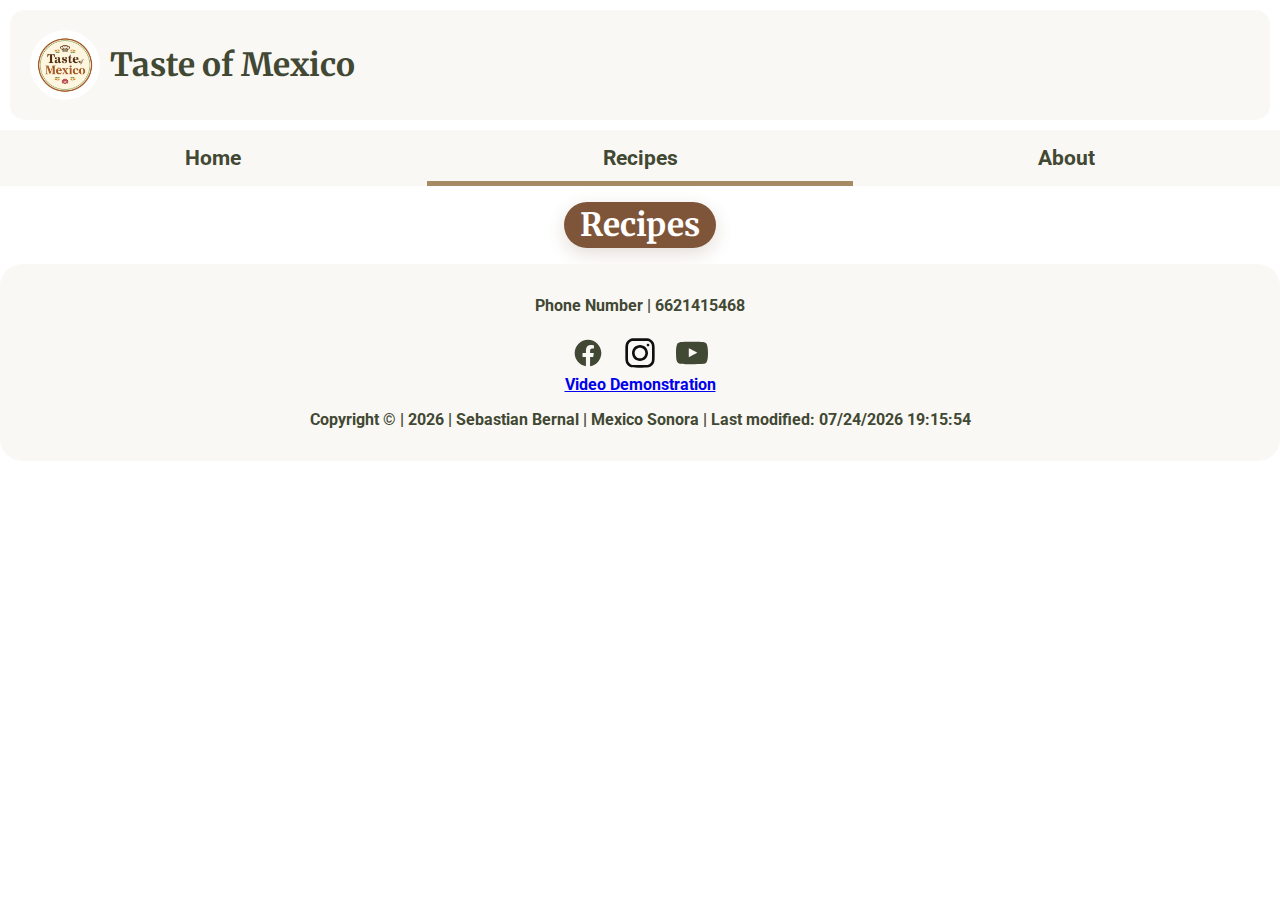
<file: Project/recipes.html>
<!DOCTYPE html>
<html lang="en">
<head>
    <meta charset="UTF-8">
    <meta name="viewport" content="width=device-width, initial-scale=1.0">
    <meta name="description" content="Taste of Mexico is a traditional Mexican food recipe website featuring authentic dishes, classic ingredients, and the true flavors of Mexico.">
    <meta name="author" content="Saul Sebastian Bernal Sotelo">
    <!-- FONT TEXT -->
    <link rel="preconnect" href="https://fonts.googleapis.com">
    <link rel="preconnect" href="https://fonts.gstatic.com" crossorigin>
    <link href="https://fonts.googleapis.com/css2?family=Arimo:ital,wght@0,400..700;1,400..700&family=Bebas+Neue&family=Roboto:ital,wght@0,100..900;1,100..900&display=swap" rel="stylesheet">
    <!-- FONT HEADINGS -->
    <link rel="preconnect" href="https://fonts.googleapis.com">
    <link rel="preconnect" href="https://fonts.gstatic.com" crossorigin>
    <link href="https://fonts.googleapis.com/css2?family=Arimo:ital,wght@0,400..700;1,400..700&family=Bebas+Neue&family=Josefin+Sans:ital,wght@0,100..700;1,100..700&family=Merriweather:ital,opsz,wght@0,18..144,300..900;1,18..144,300..900&family=Playfair+Display:ital,wght@0,400..900;1,400..900&family=Roboto:ital,wght@0,100..900;1,100..900&display=swap" rel="stylesheet">
    <!-- TITLE -->
    <title>Taste of Mexico on your table</title>
    <!-- CSS FILES -->
    <link rel="stylesheet" href="styles/base.css">
    <link rel="stylesheet" href="styles/large.css">
    <!-- JAVA SCRIPT FILES -->
    <script type="module" src="scripts/recipes.js"></script>
    <!--META TAGS-->
    <meta property="og:title" content="Mexican Recipes | Taste of Mexico">
    <meta property="og:description" content="Browse a collection of authentic Mexican recipes, from classic dishes to regional favorites you can cook at home.">
    <meta property="og:image" content="https://sebasss18.github.io/wdd231/Project/images/site-logo.svg">
    <meta property="og:url" content="https://sebasss18.github.io/wdd231/Project/recipes.html">
    <meta property="og:type" content="website">
    <!--FAVICON-->
    <link rel="icon" href="images/favicon.ico">
</head>
<body>
    <header>
        <img src="images/site-logo.svg" alt="site logo" width="50" height="50">
        <span>Taste of Mexico</span>
        <button id="ham-button" class="hamburger" aria-label="Open main menu"></button>
    </header>
    <nav class="navigation">
        <ul>
            <li><a href="index.html">Home</a></li>
            <li class="current"><a href="#">Recipes</a></li>
            <li><a href="about.html">About</a></li>
        </ul>
    </nav>
    <main class="recipes-page">
        <h1>Recipes</h1>
        <section class="entire-recipes">
            <div class="cards"></div>
        </section>
    </main>
    <footer>
        <p>Phone Number | 6621415468</p>
        <div class="social">
            <a href="https://www.facebook.com/share/17jt6BYXtF/" target="_blank"><img src="images/facebook-svgrepo-com.svg" alt="Facebook" width="25" height="25"></a>
            <a href="https://www.instagram.com/seb_sso?utm_source=qr&igsh=MWpoc2NlbDN0ejM3bA==" target="_blank"><img src="images/instagram-svgrepo-com.svg" alt="Instagram" width="25" height="25"></a>
            <a href="#" target="_blank"><img src="images/youtube-168-svgrepo-com.svg" alt="Youtube" width="25" height="25"></a>
        </div>
        <div class="video-demonstration">
        <a href="https://youtu.be/W8-uJCn5x44" target="_blank" rel="noopener">Video Demonstration</a>
        </div>
        <p>Copyright &copy; | <span id="currentYear"></span> | Sebastian Bernal | Mexico Sonora | <span id="lastModified"></span></p>
    </footer>
</body>
</html>
</file>
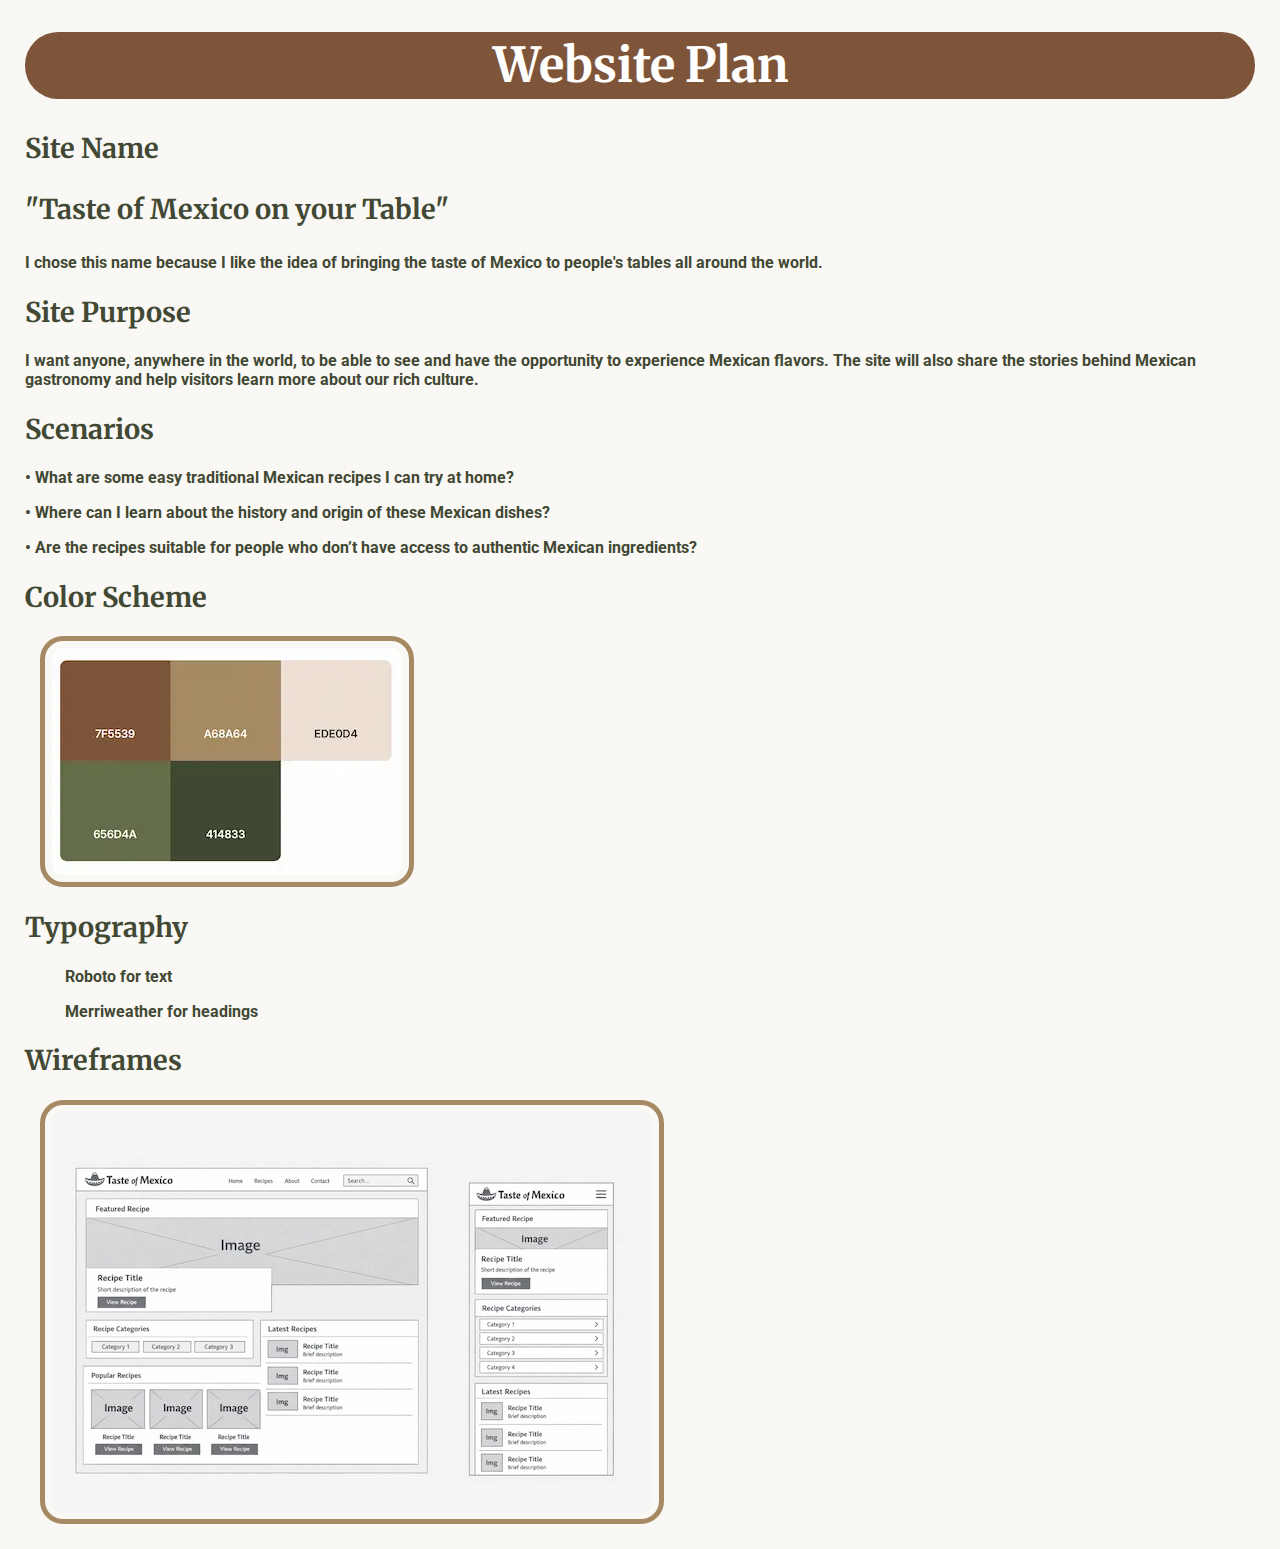
<file: Project/siteplan.html>
<!DOCTYPE html>
<html lang="en">
<head>
    <meta charset="UTF-8">
    <meta name="viewport" content="width=device-width, initial-scale=1.0">
    <title>Taste of Mexico on your Table</title>
    <!-- FONT TEXT -->
    <link rel="preconnect" href="https://fonts.googleapis.com">
    <link rel="preconnect" href="https://fonts.gstatic.com" crossorigin>
    <link href="https://fonts.googleapis.com/css2?family=Arimo:ital,wght@0,400..700;1,400..700&family=Bebas+Neue&family=Roboto:ital,wght@0,100..900;1,100..900&display=swap" rel="stylesheet">
    <!-- FONT HEADINGS -->
    <link rel="preconnect" href="https://fonts.googleapis.com">
    <link rel="preconnect" href="https://fonts.gstatic.com" crossorigin>
    <link href="https://fonts.googleapis.com/css2?family=Arimo:ital,wght@0,400..700;1,400..700&family=Bebas+Neue&family=Josefin+Sans:ital,wght@0,100..700;1,100..700&family=Merriweather:ital,opsz,wght@0,18..144,300..900;1,18..144,300..900&family=Playfair+Display:ital,wght@0,400..900;1,400..900&family=Roboto:ital,wght@0,100..900;1,100..900&display=swap" rel="stylesheet">
    <!-- CSS FILES -->
     <link rel="stylesheet" href="styles/siteplan.css">
</head>
<body>
    <h1>Website Plan</h1>

    <h2>Site Name</h2>
    <h3>"Taste of Mexico on your Table"</h3>
    <p>I chose this name because I like the idea of bringing the taste of Mexico to people's tables all around the world.</p>

    <h2>Site Purpose</h2>
    <p>I want anyone, anywhere in the world, to be able to see and have the opportunity to experience Mexican flavors. The site will also share the stories behind Mexican gastronomy and help visitors learn more about our rich culture.</p>

    <h2>Scenarios</h2>
    <p>	•	What are some easy traditional Mexican recipes I can try at home?</p>
    <p>	•	Where can I learn about the history and origin of these Mexican dishes?</p>
    <p>	•	Are the recipes suitable for people who don’t have access to authentic Mexican ingredients?</p>

    <h2>Color Scheme</h2>
    <img src="images/Palette.webp" alt="color-scheme">

    <h2>Typography</h2>
    <ul>
        <p>Roboto for text</p>
        <p>Merriweather for headings</p>
    </ul>

    <h2>Wireframes</h2>
    <img src="images/wireframe.webp" alt="wireframes">
</body>
</html>
</file>
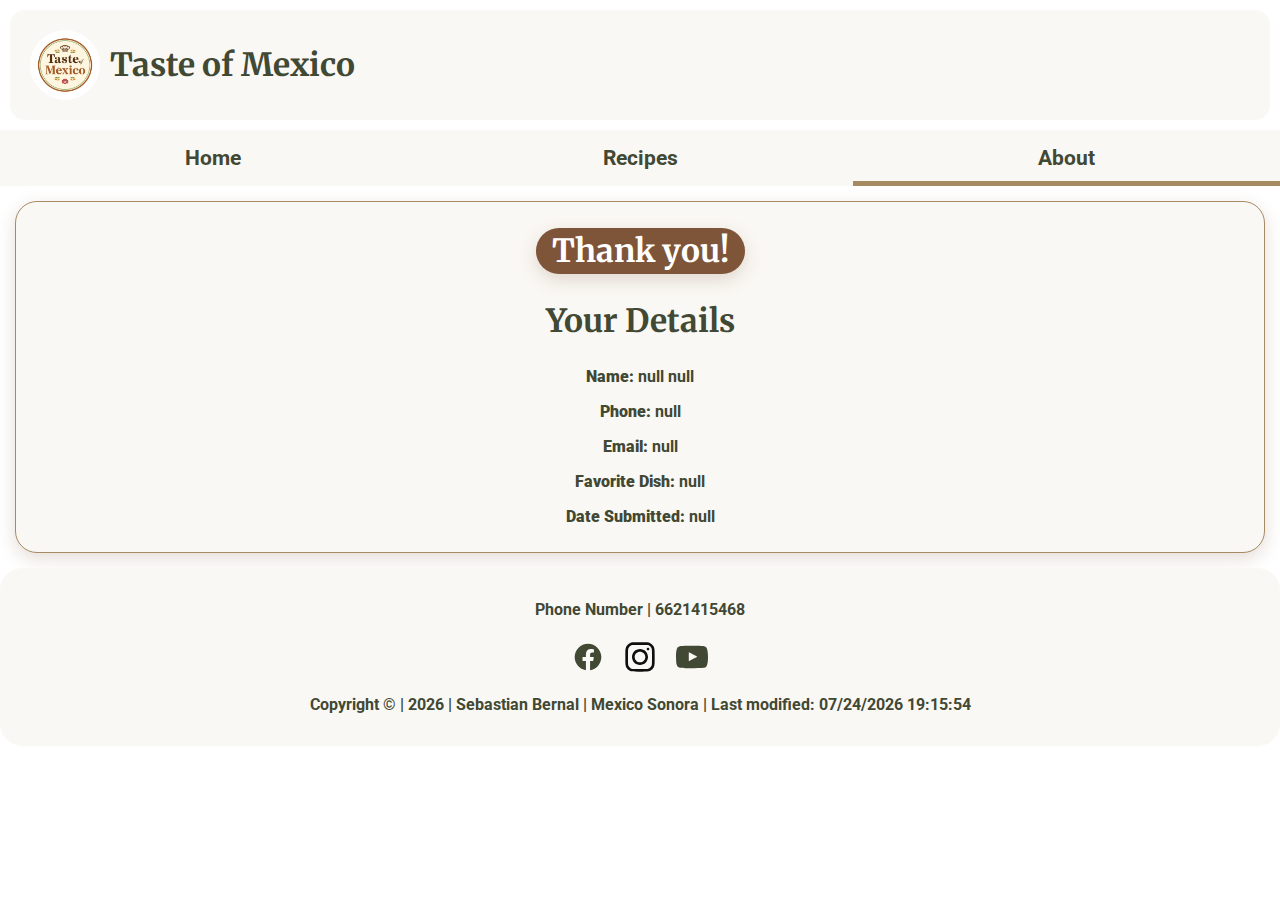
<file: Project/thankyou.html>
<!DOCTYPE html>
<html lang="en">
<head>
    <meta charset="UTF-8">
    <meta name="viewport" content="width=device-width, initial-scale=1.0">
    <meta name="description" content="Taste of Mexico is a traditional Mexican food recipe website featuring authentic dishes, classic ingredients, and the true flavors of Mexico.">
    <meta name="author" content="Saul Sebastian Bernal Sotelo">
    <!-- FONT TEXT -->
    <link rel="preconnect" href="https://fonts.googleapis.com">
    <link rel="preconnect" href="https://fonts.gstatic.com" crossorigin>
    <link href="https://fonts.googleapis.com/css2?family=Arimo:ital,wght@0,400..700;1,400..700&family=Bebas+Neue&family=Roboto:ital,wght@0,100..900;1,100..900&display=swap" rel="stylesheet">
    <!-- FONT HEADINGS -->
    <link rel="preconnect" href="https://fonts.googleapis.com">
    <link rel="preconnect" href="https://fonts.gstatic.com" crossorigin>
    <link href="https://fonts.googleapis.com/css2?family=Arimo:ital,wght@0,400..700;1,400..700&family=Bebas+Neue&family=Josefin+Sans:ital,wght@0,100..700;1,100..700&family=Merriweather:ital,opsz,wght@0,18..144,300..900;1,18..144,300..900&family=Playfair+Display:ital,wght@0,400..900;1,400..900&family=Roboto:ital,wght@0,100..900;1,100..900&display=swap" rel="stylesheet">
    <!-- TITLE -->
    <title>Taste of Mexico on your table</title>
    <!-- CSS FILES -->
    <link rel="stylesheet" href="styles/base.css">
    <link rel="stylesheet" href="styles/large.css">
    <!-- JAVA SCRIPT FILE -->
    <script type="module" src="scripts/thankyou.js" defer></script>
</head>
<body>
    <header>
        <img src="images/site-logo.svg" alt="site logo" width="50" height="50">
        <span>Taste of Mexico</span>
        <button id="ham-button" class="hamburger" aria-label="Open main menu"></button>
    </header>
    <nav class="navigation">
        <ul>
            <li><a href="index.html">Home</a></li>
            <li><a href="recipes.html">Recipes</a></li>
            <li class="current"><a href="about.html">About</a></li>
        </ul>
    </nav>
    <main class="thankyou-page">
        <h1>Thank you!</h1>
        <h2>Your Details</h2>
        <div id="results"></div>
    </main>
    <footer>
        <p>Phone Number | 6621415468</p>
        <div class="social">
            <a href="https://www.facebook.com/share/17jt6BYXtF/" target="_blank"><img src="images/facebook-svgrepo-com.svg" alt="Facebook" width="25" height="25"></a>
            <a href="https://www.instagram.com/seb_sso?utm_source=qr&igsh=MWpoc2NlbDN0ejM3bA==" target="_blank"><img src="images/instagram-svgrepo-com.svg" alt="Instagram" width="25" height="25"></a>
            <a href="#" target="_blank"><img src="images/youtube-168-svgrepo-com.svg" alt="Youtube" width="25" height="25"></a>
        </div>
        <p>Copyright &copy; | <span id="currentYear"></span> | Sebastian Bernal | Mexico Sonora | <span id="lastModified"></span></p>
    </footer>
</body>
</html>
</file>
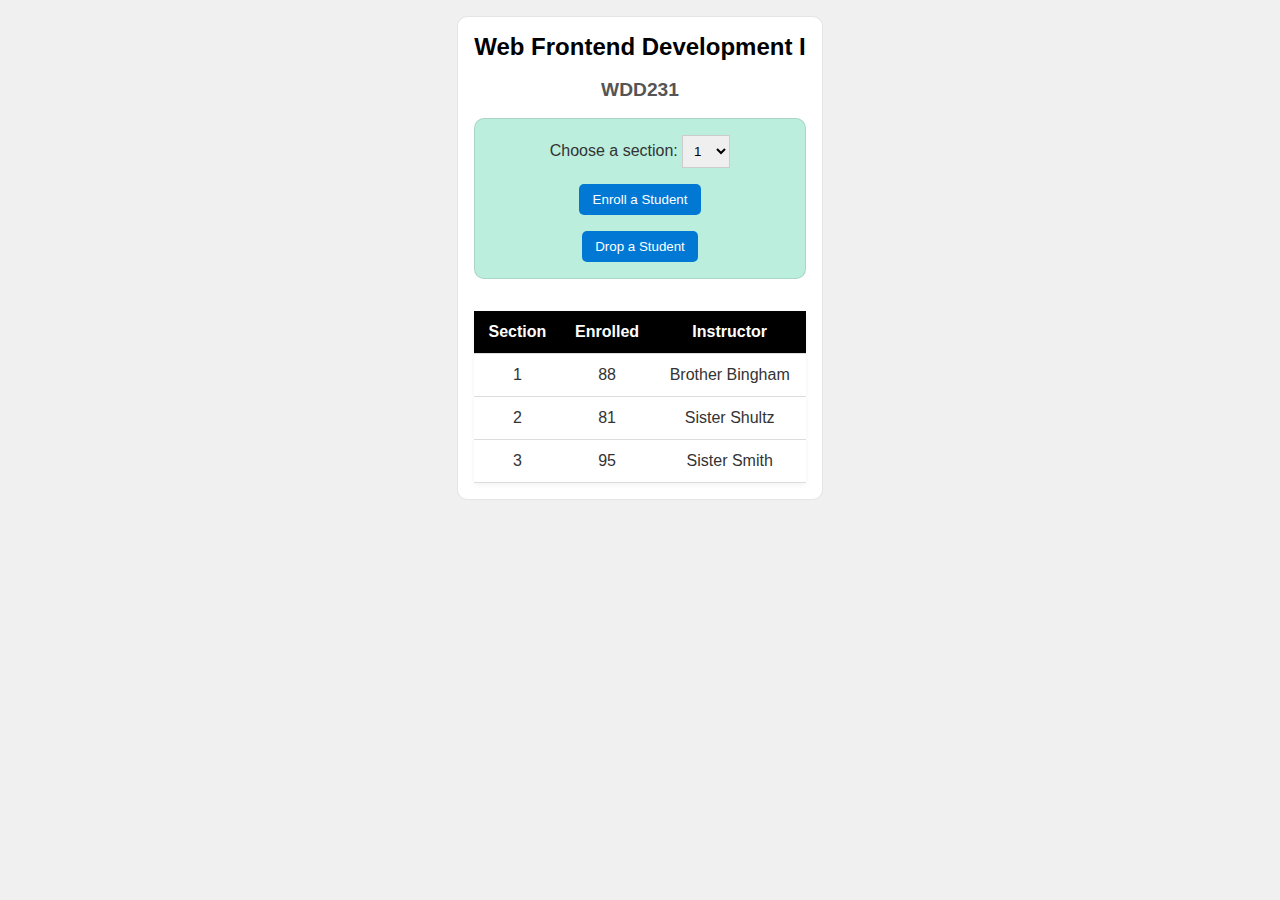
<file: week03/modules.html>
<!DOCTYPE html>
<html lang="en">

<head>
  <meta charset="UTF-8">
  <meta name="viewport" content="width=device-width, initial-scale=1.0">
  <title>Modules Example: Course and Sections</title>
  <link rel="stylesheet" href="styles/modules.css">
  <script type="module" src="scripts/modules.mjs"></script>
  <script type="module" src="scripts/course.mjs"></script>
  <script type="module" src="scripts/output.mjs"></script>
  <script type="module" src="scripts/sections.mjs"></script>
</head>

<body>
  <main>
  <h1 id="courseName"></h1>
  <h2 id="courseCode"></h2>

  <div id="enrollment">
    <label for="sectionNumber">Choose a section:</label>
    <select id="sectionNumber">
      <option value="0" disabled selected>--</option>
    </select>
    <button id="enrollStudent">Enroll a Student</button>
    <button id="dropStudent">Drop a Student</button>
  </div>

  <table>
    <thead>
      <tr>
        <th>Section</th>
        <th>Enrolled</th>
        <th>Instructor</th>
      </tr>
    </thead>
    <tbody id="sections"></tbody>
  </table>
  </main>
</body>

</html>
</file>
<file: styles/base.css>
/** SITE WIDE **/
* {
    font-family: "Roboto", sans-serif;
}

/** HEADER **/
header {
    display: grid;
    grid-template-columns: 24px auto 60px;
    padding: 5px 0 5px 10px;
    align-items: end;
    column-gap: 8px;
}

header img {
    display: block;
    width: 100%;
    height: auto;
    padding-bottom: 3px;
}

header span {
    font-size: 1.2rem;
    color: #3D405B;
}

.navigation {
    display: none;
}

.navigation.show {
    display: block;
}

/** NAVIGATION **/
nav {
    background-color: #ddd;
    margin: 0 auto;
    max-width: 900px;
}

nav ul {
    list-style-type: none;
    margin: 0;
    padding: 0;
}

nav a {
    display: block;
    color: #3D405B;
    text-align: center;
    padding: 1rem;
    text-decoration: none;
    transition: color 0.3s ease, background-color 0.3s ease;
}

nav a:hover {
    color: #ffffff;
    background-color: #3D405B;
}

nav .active {
    color: #fff200;
}

.navigation li.current {
    background-color: #eee;
}

h1 {
    margin-left: 10px;
}

/** HAMBURGER NAVIGATION **/
.hamburger {
    background: none;
    border: none;
    color: #3D405B;
    cursor: pointer;
    font-family: Verdana, Geneva, Tahoma, sans-serif;
    justify-self: center;
    padding-bottom: 0;
    margin-bottom: 0;
}

.hamburger::before {
    content: "\2630";
    font-size: 2rem;
}

.hamburger.show::before {
    content: "\00D7";
    font-size: 2rem;
}

/** FOOTER **/
footer {
    background-color: #eee;
    padding: 1rem 10px;
    text-align: center;
}

.social {
    display: flex;
    justify-content: center;
    column-gap: 8px;
}

.social a {
    display: flex;
    justify-content: center;
    align-items: center;
    width: 44px;
    height: 44px;
    border-radius: 22px;
    transition: background-color 0.3s ease-out;
}

.social img {
    width: 22px;
    height: 22px;
}

.social a:hover {
    background-color: #ddd;
}

.sections-grid {
    display: grid;
    grid-template-columns: 1fr;
}

section {
    text-align: center;
    background-color: #ddd;
    padding: 10px;
    margin: 5px 20px 5px 20px;
    border-radius: 15px;
}

section h2 {
    color: #ffffff;
    background-color: #3D405B;
    margin: 0 0 15px 0;
    padding: 5px;
    border-radius: 10px;
}

section img {
    border-radius: 15px;
}

.courses-grid {
    display: grid;
    grid-template-columns: 1fr 1fr 1fr;
    gap: 8px;
}

.course-card {
    margin: 5px;
    padding: 10px;
    border-radius: 5px;
}

.course-card.completed {
    background-color: #dfffef;
}

.course-card.not-completed {
    background-color: #ffd7d7;
}

.course-card h3,
.course-card p {
    margin: 0;
}

.options {
    font-size: 1.5rem;
    margin: 10px;
}

button {
    all: unset;
    cursor: pointer;
    background-color: #3D405B;
    color: #ffffff;
    padding: 5px 25px 5px 25px;
    border-radius: 10px;
    margin: 10px;
    transition: all 0.3s;
}

.options button:hover {
    color: #000000;
    background-color: #ffffff;
}

#totalCredits {
    font-weight: bold;
}
</file>
<file: styles/larger.css>
@media only screen and (min-width: 38rem) {

    header,
    main,
    nav,
    footer {
        max-width: 900px;
        margin: 0 auto;
    }

    header {
        grid-template-columns: 24px auto;
    }

    .navigation {
        display: block;
    }

    .navigation ul {
        display: flex;

    }
    li {
        flex: 1 1 100%;
    }
    
    .sections-grid {
        display: grid;
        grid-template-columns: 1fr 0.5fr;
    }
    section {
        text-align: center;
        background-color: #ddd;
        padding: 10px;
        margin: 10px;
        border-radius: 15px;
    }
    section img {
        transition: transform 0.5s, border-radius 0.5s;
    }
    section img:hover {
        transform: scale(1.04);
        border-radius: 10px;
    }

    .options button:hover {
        transform: scale(1.05);
    }

    .hamburger {
        display: none;
    }

}
</file>
<file: Project/styles/base.css>
:root {
    --color-primary: #7F5539;
    --color-secondary: #A68A64;
    --color-contrast: #656D4A;
    --color-background: #FAF8F4;
    --color-text: #414833;
}

body {
    font-family: 'Roboto', sans-serif;
    color: var(--color-text);
    font-weight: bolder;
    margin: 0;
    padding: 0;
}

header {
    display: grid;
    background-color: var(--color-background);
    grid-template-columns: 50px auto 60px;
    gap: 20px;
    font-weight: bold;
    min-height: 90px;
    align-items: center;
}

header img {
    display: block;
    border-radius: 55px;
    width: 50px;
    height: auto;
    margin: 10px;
}

header span {
    display: flex;
    align-items: center;
    font-size: 2rem;
    text-align: center;
    color: var(--color-text);
    font-family: 'Merriweather', serif;
}

h1 {
    display: block;
    width: max-content;
    margin: 1rem auto;
    font-family: 'Merriweather', serif;
    background-color: var(--color-primary);
    font-size: 2rem;
    color: #ffffff;
    border-radius: 33px;
    padding: .2rem 1rem;
    box-shadow: 0 6px 18px rgba(127, 85, 57, 0.2);
}

.home-page {
    text-align: center;
}

h2,
h3,
h4,
h5,
h6 {
    font-family: 'Merriweather', serif;
    font-size: 2rem;
}

.navigation {
    max-height: 0;
    overflow: hidden;
    opacity: 0;
    transform: translateY(-10px);
    transition: max-height 0.5s ease, opacity 0.3s ease, transform 0.5s ease;
}

.navigation.show {
    max-height: 500px;
    opacity: 1;
    transform: translateY(0);
}

nav ul {
    list-style-type: none;
    margin: 0;
    padding: 0;
    font-weight: bold;
    font-size: 1.3rem;
}

nav ul li {
    flex: 1;
}

nav a {
    display: block;
    background-color: var(--color-background);
    color: var(--color-text);
    text-align: center;
    padding: 1rem;
    text-decoration: none;
    transition: background-color 0.3s ease, color 0.3s ease, transform 0.3s ease, border-radius 0.3s ease;
}

nav a:hover {
    color: #ffffff;
    background-color: var(--color-secondary);
}

.navigation li.current a {
    box-shadow: inset 0 -5px 0 var(--color-secondary);
}

.hamburger {
    background: none;
    border: none;
    cursor: pointer;
    font-family: Verdana, Geneva, Tahoma, sans-serif;
    justify-self: center;
    padding-bottom: 0;
    margin-bottom: 0;
}

.hamburger {
    width: 41px;
    height: 45px;
    border-radius: 50%;
    position: relative;
    border: none;
    cursor: pointer;
}

.hamburger::before,
.hamburger::after {
    content: "";
    position: absolute;
    left: 5px;
    right: 5px;
    height: 5px;
    background-color: var(--color-primary);
    border-radius: 10px;
    transition: transform 0.3s ease, opacity 0.2s ease;
}

.hamburger::before {
    top: 14px;
}

.hamburger::after {
    bottom: 14px;
}

.hamburger.show::before {
    transform: translateY(6px) rotate(45deg);
}

.hamburger.show::after {
    transform: translateY(-6px) rotate(-45deg);
}

/* FEATURED RECIPE */

.featured-card {
    display: inline-block;
    background-color: var(--color-background);
    color: var(--color-text);
    padding: 0;
    margin: 0 15px;
    border-radius: 22px;
    box-shadow: 0 6px 18px rgba(127, 85, 57, 0.2);
    max-height: fit-content;
}

.featured {
    background-color: var(--color-contrast);
    padding: 2px 10px 10px 10px;
    color: #ffffff;
    border-radius: 0px 0px 22px 22px;
    box-shadow: 0 6px 18px rgba(127, 85, 57, 0.2);
}

.featured-recipe img {
    width: 100%;
    height: auto;
    display: block;
    border-radius: 22px 22px 0 0;
    object-fit: cover;
    height: 210px;
}

.featured-recipe h3 {
    text-align: left;
}

.featured-recipe p {
    text-align: left;
}

.recipe-card {
    border-radius: 22px;
    overflow: hidden;
    display: inline-block;
}

/*RECIPE CARD FEATURED*/
.card {
    text-align: left;
}

.card button {
    text-align: left;
    border: none;
    border-radius: 22px;
    background-color: var(--color-primary);
    color: #ffffff;
    padding: 0.5rem 1rem;
    margin: 5px 0 10px 0;
    font-size: 1rem;
    transition: transform 0.3s, background-color 0.3s;
}

.card button:hover {
    transform: scale(1.06);
    background-color: var(--color-secondary);
    cursor: pointer;
}

/*RECIPE CARDS GENERAL*/
.recipe-cards {
    display: flex;
    flex-direction: column;
    justify-content: center;
    border-radius: 15px;
    grid-template-areas:
        "title"
        "image"
        "description"
        "button";
    gap: 10px 15px;
    background-color: var(--color-background);
    border: solid 2px var(--color-secondary);
    padding: 10px;
    max-width: 900px;
    margin: 10px;
    box-sizing: border-box;
    align-items: center;
    box-shadow: 0 6px 18px rgba(127, 85, 57, 0.2);
}

.recipe-cards img {
    grid-area: image;
    max-width: 350px;
    border: solid 5px var(--color-contrast);
    border-radius: 22px;
}

.recipe-cards h3 {
    grid-area: title;
    text-align: left;
    margin: 0;
    font-weight: bold;
}

.recipe-cards p {
    grid-area: description;
    margin: 0;
    font-size: 1rem;
    text-align: left;
    color: var(--color-text);
}

.recipe-cards button {
    grid-area: button;
    justify-self: start;
    border: none;
    border-radius: 22px;
    background-color: var(--color-primary);
    color: #ffffff;
    padding: 0.5rem 1rem;
    font-size: 1rem;
    transition: transform 0.3s, background-color 0.3s;
    cursor: pointer;
}

.recipe-cards button:hover {
  transform: scale(1.06);
  background-color: var(--color-secondary);
}

.general-recipes {
    margin: 15px;
}

.main-section {
    display: flex;
    flex-wrap: wrap;
    justify-content: center;
    align-items: center;
}

/*WEATHER*/
.weather-cards {
    background-color: var(--color-background);
    box-shadow: 0 6px 18px rgba(127, 85, 57, 0.2);
    padding: 10px;
    margin: 20px;
    border-radius: 22px;
    gap: 50px;
    max-height: 280px;
    display: flex;
}

/*EVENTS*/
.events {
    background-color: var(--color-background);
    margin: 20px;
    padding: 10px;
    border-radius: 22px;
    box-shadow: 0 6px 18px rgba(127, 85, 57, 0.2);
}

.events p {
    background-color: var(--color-background);
    margin: 20px;
    padding: 10px;
    border-radius: 22px;
    box-shadow: 0 6px 18px rgba(127, 85, 57, 0.2);
}

/*RECIPES MODAL*/
#recipesModal {
    background-color: var(--color-secondary);
    border: solid 3px var(--color-background);
    border-radius: 22px;
    color: #ffffff;
    box-shadow: 0 6px 18px rgba(127, 85, 57, 0.2);
}

#recipesModal h3 {
    text-align: center;
}

#recipesModal::backdrop {
    background-color: rgba(0, 0, 0, 0.6);
    backdrop-filter: blur(1px); 
}

#recipesModal button#closeModal {
    transition: transform 0.3s ease;
    background: transparent;
    border: none;
    font-size: 1.6rem;
    position: absolute;
    top: 15px;
    right: 20px;
    cursor: pointer;
}

#recipesModal button#closeModal:hover {
    transform: scale(1.1);
}

/*RECIPES PAGE*/
.entire-recipes {
    margin: 15px;
}

.full-recipe-card {
    display: grid;
    grid-template-areas:
        "title"
        "image"
        "ingredients-title"
        "ingredients"
        "steps-title"
        "steps";

    justify-items: center;
    background-color: var(--color-background);
    padding: 10px;
    gap: 6px;
    margin: 10px;
    border-radius: 22px;
    border: 2px solid var(--color-secondary);
    box-shadow: 0 6px 18px rgba(127, 85, 57, 0.2);
}

.full-recipe-card img {
    grid-area: image;
    width: 100%;
    max-height: 320px;
    object-fit: cover;
    display: block;
    border: 3px solid var(--color-contrast);
    border-radius: 15px;
}

.full-recipe-card h3 {
    grid-area: title;
    margin: 4px 0;
}

.full-recipe-card h4 {
    margin: 6px 0 2px;
}

.full-recipe-card h4:nth-of-type(1) {
    grid-area: ingredients-title;
}

.full-recipe-card ul:nth-of-type(1) {
    grid-area: ingredients;
}

.full-recipe-card h4:nth-of-type(2) {
    grid-area: steps-title;
}

.full-recipe-card ul:nth-of-type(2) {
    grid-area: steps;
}

.full-recipe-card ul {
    margin: 0;
    padding-left: 18px;
}

.full-recipe-card li {
    margin-bottom: 1px;
    line-height: 1.3;
}

/*ABOUT PAGE*/

.join {
    display: flex;
    justify-content: center;
}

form {
    background-color: var(--color-background);
    padding: 20px;
    width: 100%;
    max-width: 300px;
    border: 2px solid var(--color-secondary);
    box-shadow: 0 6px 18px rgba(127, 85, 57, 0.2);
    border-radius: 24px;
    margin: 10px auto;
    max-height: 600px;
}

form label {
    display: block;
    font-size: 1rem;
    padding-top: .1rem;
    width: 100%;
}

form label textarea {
    width: 100%;
    max-width: 250px;
    max-height: 50px;
    margin-top: 5px;
    resize: none;
}

form input[type=text],
form input[type=tel],
form input[type=date],
form input[type=email],
form select {
    display: block;
    margin: .1rem 0 1rem 0;
    padding: .4rem;
    border: 2px solid #999;
    border-radius: 15px;
    border-left-width: 5px;
    border-left-color: #555;
    font-size: 1rem;
    color: #3D405B;
    width: 100%;
    max-width: 250px;
}

form input:required {
    border-left-color: #c40000;
}

form input:focus {
    border-left-color: black;
    outline: none;
}

form input:required:valid {
    border-left-color:  var(--color-contrast);
}

form input[type=submit] {
    display: block;
    margin: 20px auto 10px;
    border: none;
    text-align: center;
    background-color: var(--color-contrast);
    color: white;
    border-radius: 32px;
    padding: .6rem 1.4rem;
    font-size: 1.5rem;
    appearance: none;
    transition: background-color 0.3s, color 0.3s, transform 0.3s;
    cursor: pointer;
}


form input[type=submit]:active {
    transform: scale(0.9);
    background-color: var(--color-secondary);
    transition: none;
}

.about-content {
    max-width: 700px;
    text-align: center;
    background-color: var(--color-background);
    box-shadow: 0 6px 18px rgba(127, 85, 57, 0.2);
    margin: 15px auto;
    padding: 10px;
    border-radius: 22px;
}

.about-content p {
    text-align: left;
}

.about-content img {
    max-width: 100%;
    border-radius: 22px;
}

#about-page {
    margin: 15px;
}


/*THANKYOU PAGE*/
.thankyou-page {
    text-align: center;
    background-color: var(--color-background);
    box-shadow: 0 6px 18px rgba(127, 85, 57, 0.2);
    margin: 15px;
    border-radius: 22px;
    padding: 10px;
    border: 1px solid var(--color-secondary);
}

/* FOOTER */
footer {
    background-color: var(--color-background);
    border-radius: 22px;
    padding: 1rem 10px;
    text-align: center;
    margin: 10px;
}

.social {
    display: flex;
    justify-content: center;
    column-gap: 8px;
}

.social a {
    display: flex;
    justify-content: center;
    align-items: center;
    width: 44px;
    height: 44px;
    border-radius: 32px;
    transition: transform 0.3s ease-out;
}

.social img {
    width: 32px;
    height: 32px;
}

.social a:hover {
    transform: scale(1.1);
}
</file>
<file: Project/styles/large.css>
@media only screen and (min-width: 38rem) {

    header,
    main,
    nav,
    footer {
        max-width: 100%;
        margin: 0 auto;
    }
    
    header {
        border-radius: 15px;
        margin: 10px;
        padding: 10px;
        display: grid;
        grid-template-columns: 25px auto;
        gap: 65px;
        font-weight: bold;
    }

    header img {
        width: 70px;
        height: auto;
    }

    header span {
        font-size: 2rem;
    }

    .navigation {
        display: block;
        max-height: none;
        overflow: visible;
        opacity: 1;
        transform: none;
        transition: none;
    }

    nav a:hover {
        color: #ffffff;
        background-color: var(--color-secondary);
        transform: translateY(-5px);
    }

    .hamburger {
        display: none;
    }

    .navigation ul {
        display: flex;
    }

    nav ul {
        display: flex;
        justify-content: center;
        list-style-type: none;
        margin: 0;
        padding: 0;
        font-weight: bold;
    }

}
</file>
<file: styles/prophets.css>
body {
	font-family: Roboto, sans-serif;
}

h1 {
	text-align: center;
}

h2 {
    font-weight: bold;
}

.key {
	position: absolute;
	top: 5px;
	right: 5px;
	padding: 0.5rem;
	background-color: black;
	color: white;
	display: grid;
	grid-template-columns: 0.8rem 1fr;
	grid-gap: 0.25rem;
}

#keytitle {
	font-size: larger;
	grid-column: 1 / 3;
}

.key > div {
	width: 0.75rem;
	height: 0.75rem;
	border: 1px solid #bbb;
}

.key > p {
	display: inline;
	font-size: 0.75rem;
}

p {
	margin: 0;
}

.grid {
	display: grid;
	grid-gap: 0.5rem;
	grid-template-columns: repeat(auto-fit, minmax(320px, 1fr));
}

section {
	margin: 0.5rem;
	padding: 0.5rem;
	background-color: #eee;
    border-radius: 10px;
    border: 3px solid #ddd;
	display: flex;
	flex-direction: column;
	align-items: center;
}

section > p {
	min-height: 60px;
	font-size: smaller;
	text-align: center;
}

img {
	width: auto;
	max-width: 325px;
	height: 200px;
	border-radius: 10px;
    border: 3px solid gray;
}

li > img {
	width: auto;
	height: 30px;
}

.caption {
	position: absolute;
	top: 1.5rem;
	right: 2rem;
	padding: 0.25rem;
	display: grid;
	align-items: center;
	grid-template-columns: 1rem 1fr;
}

.un {
	list-style: none;
}
</file>
<file: chamber/styles/base.css>
/*Palettes*/
:root {
  --color-primary: #becbdc;
  --color-secondary: #415A77;
  --color-contrast: #1B263B;
  --color-background: #E0E1DD;
  --color-text: #0D1B2A;
}

* {
    font-family: Roboto, 'sans-serif';
    box-sizing: border-box;
}

header {
    background-color: var(--color-primary);
    padding: 20px 0 20px 10px;
    display: grid;
    grid-template-columns: 35px auto 60px;
    gap: 15px;
    font-weight: bold;
    min-height: 90px;
}

header img {
    display: block;
    border-radius: 32px;
    width: 50px;
    height: auto;
}

header span {
    margin-top: 5px;
    font-size: 1.2rem;
    text-align: center;
}

h1 {
    text-align: center;
}

.navigation {
    display: none;
}

.navigation.show {
    display: block;
}

nav ul {
    list-style-type: none;
    margin: 0;
    padding: 0;
    font-weight: bold;
}

nav ul li {
    flex: 1;
}

nav a {
    display: block;
    background-color: var(--color-background);
    color: #3D405B;
    text-align: center;
    padding: 1rem;
    text-decoration: none;
    transition: background-color 0.3s ease, color 0.3s ease;
}

nav a:hover {
    color: #ffffff;
    background-color: var(--color-secondary);
}

nav .active {
    color: #d7fcff;
}

.navigation li.current a {
    background-color: var(--color-primary);
}

.hamburger {
    background: none;
    border: none;
    color: #3D405B;
    cursor: pointer;
    font-family: Verdana, Geneva, Tahoma, sans-serif;
    justify-self: center;
    padding-bottom: 0;
    margin-bottom: 0;
}

.hamburger::before {
    content: "\2630";
    font-size: 2rem;
}

.hamburger.show::before {
    content: "\00D7";
    font-size: 2rem;
}

footer {
    background-color: #eee;
    padding: 1rem 10px;
    text-align: center;
    min-height: 160px;
}

.social {
    display: flex;
    justify-content: center;
    column-gap: 8px;
}

.social a {
    display: flex;
    justify-content: center;
    align-items: center;
    width: 44px;
    height: 44px;
    border-radius: 32px;
    transition: background-color 0.3s ease-out, transform 0.3s ease-out;
}

.social img {
    width: 32px;
    height: 32px;
}

.social a:hover {
    background-color: #ddd;
}

/* Grid/List */
.menu {
	margin: 1rem auto;
	padding: 0.5rem;
	text-align: center;
}

.menu button {
    padding: 0.6rem 1.5rem;
    border-radius: 32px;
    background-color: #ddd;
    color: #0D1B2A;
    font-weight: bold;
    border: none;
    margin: 10px;
    transition: background-color 0.3s ease-in-out, color 0.3s ease-in-out, transform 0.3s ease-in-out;
}

.menu button:hover {
    cursor: pointer;
    background-color: var(--color-secondary);
    color: #ffffff;
}

.menu button:active {
    transform: scale(1.1);
    transition: none;
}

/* DIRECTORY MEMBER CARDS ONLY */
#directory .member-card {
    text-align: center;
    background-color: #ddd;
    border: 3px solid #becbdc;
    padding: 5px;
    margin: 10px;
    border-radius: 15px;
}

section img {
    max-width: 100%;
    border-radius: 15px;
}

article.cards .image-container {
    width: 100%;
    height: 150px;
    display: flex;
    justify-content: center;
    align-items: center;
    overflow: hidden;
    background-color: #eee;
    border-radius: 10px;
}

article.cards .image-container img {
    max-width: 100%;
    max-height: 100%;
    object-fit: contain;
    display: block;
}

article.grid {
    display: grid;
    grid-template-columns: repeat(auto-fill, minmax(200px, 1fr));
}

article.cards a{
    text-decoration: none;
    color: var(--color-contrast);
    font-weight: bolder;
    cursor: pointer;
    transition: all 0.3s;
}

article.cards a:hover {
    color: var(--color-secondary);
}

article.cards.list {
    display: flex;
    flex-direction: column;
    max-width: 700px;
    margin: 0 auto;
    margin-bottom: 20px;
    background-color: var(--color-background);
    padding: 10px;
    border-radius: 15px;
}

article.cards.list section {
    display: flex;
    justify-content: space-between;
    align-items: center;
    margin: 5px 0;
    background-color: #f2f2f2;
}

article.cards.list section img {
    display: none;
}

article.cards.list section h3,
article.cards.list section p,
article.cards.list section a {
    margin: 0 10px;
}

/* HOME PAGE CSS*/

.cta {
  text-align: center;
  margin: 0 0 30px;
}

.cta-button {
  display: inline-block;
  padding: 1rem 2rem;
  background-color: var(--color-secondary);
  color: #fff;
  text-decoration: none;
  font-size: 1.1rem;
  font-weight: bold;
  border-radius: 20px;
  transition: all 0.3s ease;
}

.cta-button:active {
    background-color: var(--color-primary);
    color: var(--color-text);
    transform: scale(1.1);
    transition: none;
}

/* WEATHER CARDS */

.weather {
    background-color: #becbdc;
    margin: 10px;
    padding: 10px;
    border-radius: 25px;
    max-width: 300px;
    text-align: center;
}

.weather figure {
    margin: 0;
}

.forecast {
    background-color: #becbdc;
    margin: 10px;
    padding: 10px;
    border-radius: 25px;
    max-width: 300px;
    text-align: center;
}

#weather-cards {
    display: flex;
    justify-content: center;
    gap: 5px;               
    flex-wrap: wrap;         
}

.hero {
    position: relative;
}

.hero img {
    width: 100%;
    height: 300px;
    object-fit: cover;
    display: block;
    border-radius: 0;

    -webkit-mask-image: linear-gradient(
        to bottom,
        rgba(0,0,0,1) 100%,
        rgba(0,0,0,0) 100%
    );

    mask-image: linear-gradient(
        to bottom,
        rgba(0,0,0,1) 65%,
        rgba(0,0,0,0) 95%
    );
}

.hero img:hover {
    opacity: 1;
    transform: none;
    filter: none;
    transition: none;
    cursor: default;
}

.hero img,
.hero img:hover {
    border-radius: 0;
}

.hero h1 {
    box-shadow: 0 0 10px rgba(56, 56, 56, 0.5);
    font-size: 1rem;
    margin: 0;
    color: #ffffff;
    background-color: var(--color-secondary);
    padding: 0.5rem 2rem;

}

/* SPOTLIGHT CARDS */
#spotlights {
    width: 100%;
}

#spotlight-cards {
    box-shadow: 0 0 10px rgba(56, 56, 56, 0.5);
    display: flex;
    flex-wrap: wrap;
    justify-content: center;
    gap: 20px;
    margin: 20px auto;
    background-color: var(--color-primary);
    padding: 15px;
    border-radius: 22px;
    max-width:300px;
    text-align: center;
    border: 5px dashed var(--color-secondary);
}

#spotlight-cards a {
    display: inline-block;
    padding: 5px 10px;
    background-color: var(--color-secondary);
    color: white;
    text-decoration: none;
    font-weight: 600;
    border-radius: 32px;
    transition: background-color 0.3s ease, transform 0.2s ease;
}

#spotlight-cards a:hover {
    transform: scale(1.05);
    background-color: var(--color-contrast);
}

#spotlights h2 {
    text-align: center;
}

/* EVENTS SECTION */

#events-section h2 {
    text-align: center;
    color: var(--color-text);
}


#events-section {
    box-shadow: 0 0 10px rgba(56, 56, 56, 0.5);
    background-color: var(--color-primary);
    margin: 15px;
    padding: 10px;
    border-radius: 15px;
}

#events-section .event {
    color: #ffffff;
    background-color: #0D1B2A;
    padding: 10px;
    margin: 5px;
    border-radius: 15px;
}

/* JOIN FORM STYLE */

.join {
    display: flex;
    justify-content: center;
}

form {
    background-color: #E0E1DD;
    padding: 20px;
    width: 100%;
    max-width: 300px;
    border: 5px solid var(--color-primary);
    box-shadow: 0 0 10px rgba(56, 56, 56, 0.5);
    border-radius: 24px;
    margin: 10px auto;
}

form label {
    display: block;
    font-size: 1rem;
    color: #1B263B;
    padding-top: .1rem;
    width: 100%;
}

form label textarea {
    width: 100%;
    max-width: 250px;
    max-height: 50px;
    margin-top: 5px;
    resize: none;
}

form h3 {
    font-size: .9rem;
    color: #3D405B;
    margin: 1.5rem 0 .2rem 0;
    border-bottom: 1px solid #eee;
}

form input[type=text],
form input[type=tel],
form input[type=date],
form input[type=email],
form select {
    display: block;
    margin: .1rem 0 1rem 0;
    padding: .4rem;
    border: 2px solid #999;
    border-radius: 15px;
    border-left-width: 5px;
    border-left-color: #555;
    font-size: 1rem;
    color: #3D405B;
    width: 100%;
    max-width: 250px;
}

form input:required {
    border-left-color: #d70000;
}

form input:focus {
    border-left-color: black;
    outline: none;
}

form input:required:valid {
    border-left-color: green;
}

form input[type=submit] {
    display: block;
    margin: 20px auto 10px;
    border: none;
    text-align: center;
    background-color: var(--color-contrast);
    color: white;
    border-radius: 32px;
    padding: .6rem 1.4rem;
    font-size: 1.5rem;
    appearance: none;
    transition: background-color 0.3s, color 0.3s, transform 0.3s;
    cursor: pointer;
}


form input[type=submit]:active {
    transform: scale(0.9);
    background-color: var(--color-secondary);
    transition: none;
}

/* MEMBERSHIP CARDS */

.grid-display {
    display: flex;
    flex-wrap: wrap;
    justify-content: center;
    align-items: flex-start;
    gap: 20px;
    padding: 0 1rem;
}

.membership-cards article {
    background-color: var(--color-primary);
    padding: .5rem 2rem;
    margin: 30px 0 30px 0;
    border-radius: 32px 5px 32px 5px;
    height: 130px;
    opacity: 0;
    transform: translatex(20px);
    animation: fadeUp 0.6s ease-out forwards;
}

.membership-cards article button {
    background-color: #0D1B2A;
    color: #ffffff;
    padding: .8rem 1.5rem;
    border-radius: 32px;
    cursor: pointer;
    border: none;
    margin: 5px;
    transition: background-color 0.3s, color 0.3s, transform 0.3s;
}

.membership-cards article button:hover {
    background-color: #ffffff;
    color: #0D1B2A;
    transform: scale(1.05);
}

.membership-cards article button:active {
    transform: scale(1);
    transition: none;
}

#closeModal {
    border-radius: 32px;
    border: none;
    background-color: var(--color-secondary);
    padding: 0.5rem 0.6rem;
}

#membershipModal {
    border-radius: 24px;
    border: 3px solid var(--color-primary);
    max-width: 300px;
    box-shadow: 0 0 10px rgba(56, 56, 56, 0.5);
}
::backdrop {
  background: rgb(0 0 0 / 40%);
}

#membershipModal button {
    transition: background-color 0.3s, transform 0.3s;
}

#membershipModal button:hover {
    transform: scale(1.07);
    cursor: pointer;
}

#membershipModal button:active {
    transition: none;
    transform: scale(1);
}

.membership-cards article:nth-child(1) { animation-delay: 0.2s; }
.membership-cards article:nth-child(2) { animation-delay: 0.4s; }
.membership-cards article:nth-child(3) { animation-delay: 0.6s; }
.membership-cards article:nth-child(4) { animation-delay: 0.8s; }

@keyframes fadeUp {
    to {
        opacity: 1;
        transform: translatex(0);
    }
}

/* RESULTS PAGE */

#results {
    background-color: var(--color-primary);
    padding: 20px;
    margin: 20px;
    border-radius: 32px;
    border: 3px solid var(--color-secondary);
    box-shadow: 0 0 10px rgba(56, 56, 56, 0.5);
}

.thankyou-page h2{
    text-align: center;
}

/* DISCOVER PAGE */

.place-cards {
    display: grid;
    gap: 1rem;
    margin: 10px;
    border-radius: 43px;
    grid-template-columns: 1fr;
    grid-template-areas:
        "c1"
        "c2"
        "c3"
        "c4"
        "c5"
        "c6"
        "c7"
        "c8";
}

.place-card:nth-child(1) { grid-area: c1; }
.place-card:nth-child(2) { grid-area: c2; }
.place-card:nth-child(3) { grid-area: c3; }
.place-card:nth-child(4) { grid-area: c4; }
.place-card:nth-child(5) { grid-area: c5; }
.place-card:nth-child(6) { grid-area: c6; }
.place-card:nth-child(7) { grid-area: c7; }
.place-card:nth-child(8) { grid-area: c8; }

.place-card {
    align-items: center;
    background-color: var(--color-primary);
    border: 3px solid var(--color-contrast);
    border-radius: 32px;
    padding: 15px;
    width: 100%;
    transition: transform 0.5s;
    box-shadow: 0 0 10px rgba(56, 56, 56, 0.5);
    cursor: default;
}

.place-card figure {
    margin: 0;
    height: 229px;
    overflow: hidden;
}

.place-card img {
    width: 100%;
    height: 229px;      
    object-fit: cover;  
    display: block;     
    border-radius: 12px;
}

.place-card h2 {
    text-align: center;
}

.place-card address {
    text-decoration: underline;
    text-decoration-color: var(--color-secondary);
    text-decoration-style: wavy;
}

.place-card button {
    border: none;
    background-color: var(--color-contrast);
    color: #ffffff;
    border-radius: 22px;
    padding: 0.5rem 1rem;
    margin: 10px;
    transition: transform 0.5s, box-shadow 0.5s;
    cursor: pointer;
}

.place-card button:hover {
    transform: scale(1.08);
}

.place-card button:active {
    background-color: #ffffff;
    color: var(--color-text);
    transition: none;
    transform: scale(1);
}

#lastVisitMessage {
    font-size: 1.5rem;
    text-align: center;
    color: var(--color-text);
    margin-bottom: 20px;
    min-height: 2rem    ;
}
</file>
<file: chamber/styles/large.css>
@media only screen and (min-width: 64rem) {

    header,
    main,
    nav,
    footer {
        max-width: 100%;
        margin: 0 auto;
    }
    
    header {
        border-radius: 15px;
        margin: 10px;
        padding: 10px;
        display: grid;
        grid-template-columns: 25px auto;
        gap: 15px;
        font-weight: bold;
    }

    header span {
        font-size: 2rem;
    }

    .navigation {
        display: block;
    }

    .hamburger {
        display: none;
    }

    .navigation ul {
        display: flex;
    }

    nav ul {
        display: flex;
        justify-content: center;
        list-style-type: none;
        margin: 0;
        padding: 0;
        font-weight: bold;
    }

    /*Social Media Links*/
    .social a:hover {
        background-color: #ddd;
        transform: scale(1.2);
    }

    li {
        flex: 1 1 100%;
    }
    
    .sections-grid {
        display: grid;
        grid-template-columns: 1fr 0.5fr;
    }

    section img {
        max-width: 100%;
        border-radius: 15px;
        transition: transform 0.5s, border-radius 0.5s;
    }

    section img:hover {
        transform: scale(1.04);
        border-radius: 10px;
    }

    .options button:hover {
        transform: scale(1.05);
    }

    article.cards a:hover {
        transform: scale(1.1);
    }

    /* HOME PAGE */
    .cta-button:hover {
        border-radius: 32px;
    }

    .weather {
        width: 300px;
    }

    .forecast {
        width: 300px;
    }

    .forecast {
        transition: 0.3s;
    }

    .forecast:hover {
        transform: scale(1.02);
        cursor: default;
    }

    .weather {
        transition: 0.3s;
    }

    .weather:hover {
        transform: scale(1.02);
        cursor: default;
    }

    .hero h1 {
        font-size: 2rem;
        position: absolute;
        top: 20px;
        left: 50%;
        transform: translate(-50%);
        margin: 0;
        color: #ffffff;
        background-color: var(--color-secondary);
        padding: 0.5rem 2rem;
        border-radius: 32px;
        z-index: 2;
    }

    #spotlight-cards {
        max-width: 850px;
        gap: 35px;
    }

    #events-section {
        max-width: 800px;
    }

    #events-section .event {
        max-width: 800px;
    }
    .columns {
        display: flex;
        flex-direction: column;
        align-items: center;
    }

    form label textarea {
        display: flex;
    }

    form input[type=submit]:hover {
    transform: scale(1.05);
    background-color: var(--color-secondary);
    }

    form input[type=submit]:active {
        transform: scale(1);
        background-color: #0D1B2A;
        transition: none;
    }

    #membershipModal {
        max-width: 450px;
    }

    .place-cards {
        grid-template-columns: repeat(4, 1fr);
        grid-template-areas:
            "c1 c2 c3 c4"
            "c5 c6 c7 c8";
    }
}
</file>
<file: chamber/styles/medium.css>
@media (min-width: 28rem) {
    .place-cards {
        grid-template-columns: repeat(2, 1fr);
        grid-template-areas:
            "c1 c2"
            "c3 c4"
            "c5 c6"
            "c7 c8";
    }

    .place-card:hover {
        transform: translateY(-5px);
    }
}
</file>
<file: Project/styles/siteplan.css>
:root {
  --color-primary: #7F5539;
  --color-secondary: #A68A64;
  --color-contrast: #656D4A;
  --color-background: #FAF8F4;
  --color-text: #414833;
}

body {
  font-family: 'Roboto', sans-serif;
  background-color: var(--color-background);
  color: var(--color-text);
  font-weight: bolder;
  margin: 25px;
}

h1 {
    font-family: 'Merriweather', serif;
    text-align: center;
    font-size: 3rem;
    background-color: var(--color-primary);
    color: #ffffff;
    border-radius: 33px;
    padding: .2rem;
}

h2, h3, h4, h5, h6 {
    font-family: 'Merriweather', serif;
    color: var(--color-text);
    font-size: 1.7rem;
}

img {
    display: flex;
    flex-direction: column;
    border-radius: 23px;
    border: solid 5px var(--color-secondary);
    margin: 15px;
    padding: 7px;
}
</file>
<file: week03/styles/modules.css>
* {
  margin: 0;
  padding: 0;
  box-sizing: border-box;
}

body {
  font-family: Arial, sans-serif;
  background-color: #f0f0f0;
}

main {
  padding: 1rem;
  background-color: #fff;
  color: #333;
  width: fit-content;
  margin: 1rem auto;
  border: 1px solid rgb(0 0 0 / 10%);
  border-radius: 10px;
}

h1 {
  font-size: 1.5rem;
  color: #000;
}

h2 {
  font-size: 1.2rem;
  color: #555;
}

h1,
h2 {
  text-align: center;;
  margin-bottom: 1.1rem;
}

form p {
  margin: .5rem;
  font-weight: bold;
}

#enrollment {
  padding: 1rem 1rem 0 1rem;
  border: 1px solid rgb(0 0 0 / 10%);
  border-radius: 10px;
  background-color: #bed;
  text-align: center;
}

select {
  padding: 0.5em;
  border: 1px solid #ccc;
  width: 3rem;
}

button {
  display: block;
  margin: 1rem auto;
  padding: 0.6em 1em;
  border: none;
  border-radius: 5px;
  background-color: #0078d4;
  color: white;
  cursor: pointer;
}

button:hover {
  background-color: #005fa3;
}

table {
  margin-top: 2rem;
  width: 100%;
  border-collapse: collapse;
  background-color: white;
  box-shadow: 0 2px 6px rgb(0 0 0 / 5%);
}

th,
td {
  padding: 0.75rem;
  text-align: center;
  border-bottom: 1px solid #ddd;
}

th {
  background-color: #000;
  color: white;
  font-weight: bold;
}

tr:hover {
  background-color: #bbb;
}
</file>
